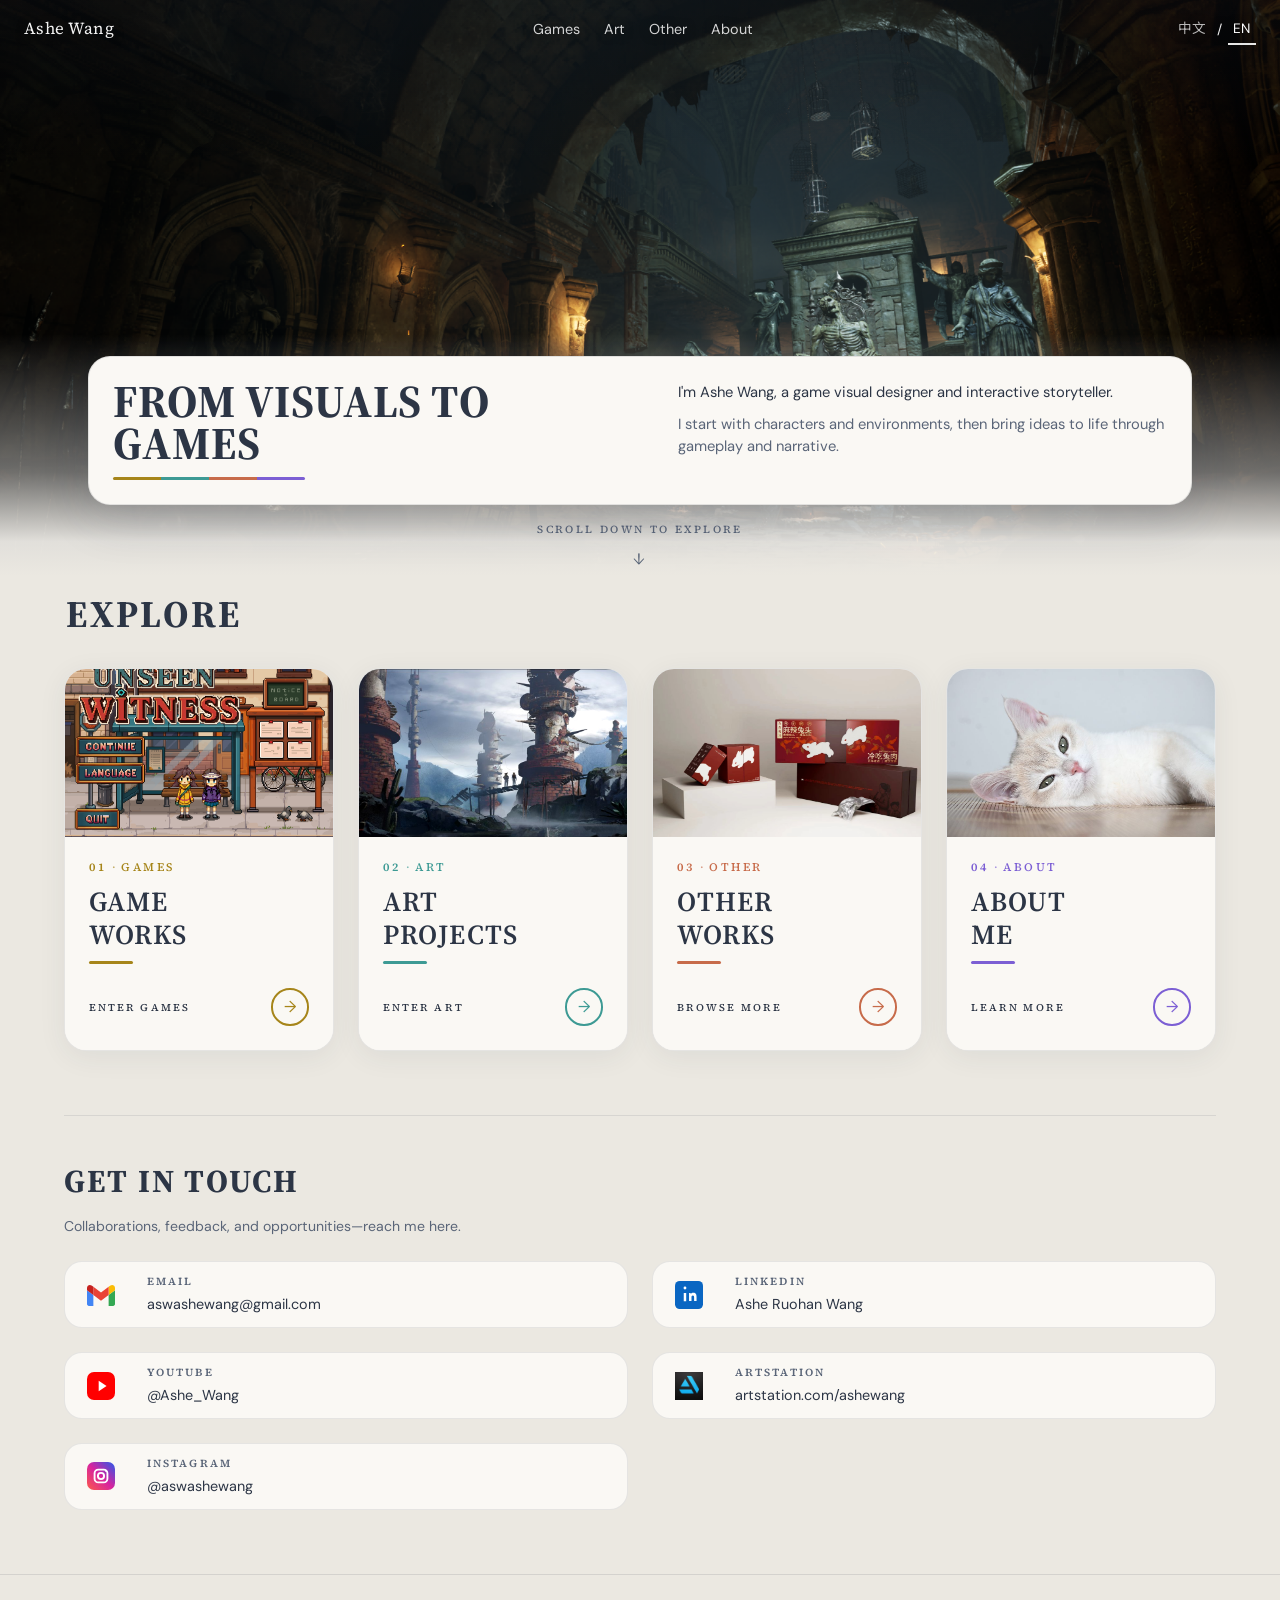
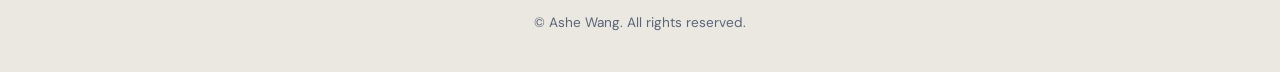
<file: index.html>
<!DOCTYPE html>
<html lang="en">
  <head>
    <meta charset="UTF-8" />
    <meta name="viewport" content="width=device-width, initial-scale=1" />
    <title>Ashe Wang — Portfolio</title>
    <link rel="stylesheet" href="css/tokens.css" />
    <link rel="stylesheet" href="css/layout.css" />
    <link rel="stylesheet" href="css/hub.css" />
  </head>
  <body class="home-page">
    <header class="site-header site-header--over-hero" id="site-header">
      <a class="site-logo" href="index.html" data-i18n="site.name"></a>
      <nav class="site-nav" aria-label="Primary">
        <a href="games/index.html" data-i18n="nav.games"></a>
        <a href="art/index.html" data-i18n="nav.art"></a>
        <a href="other/index.html" data-i18n="nav.other"></a>
        <a href="about.html" data-i18n="nav.about"></a>
      </nav>
      <div class="lang-switch" role="group" aria-label="Language">
        <button type="button" data-set-locale="zh">中文</button>
        <span aria-hidden="true">/</span>
        <button type="button" data-set-locale="en" class="is-active">EN</button>
      </div>
    </header>

    <main class="home-main">
      <section class="home-hero" aria-label="Intro">
        <div class="home-hero__overlay" aria-hidden="true"></div>

        <div class="home-hero__bottom">
          <div class="home-hero__panel">
            <div class="home-hero__intro-grid">
              <div class="home-hero__intro-left">
                <h1 class="home-hero__title">
                  <span class="home-hero__title-line" data-i18n="home.heroLine1"></span>
                  <span class="home-hero__title-line" data-i18n="home.heroLine2"></span>
                  <span class="home-hero__title-line home-hero__title-line--soft" data-i18n="home.heroLine3"></span>
                </h1>
                <p class="home-hero__nick" data-i18n="home.welcomeNick"></p>
              </div>
              <div class="home-hero__intro-right">
                <p data-i18n="home.intro1"></p>
                <p data-i18n="home.intro2"></p>
                <p data-i18n="home.intro3"></p>
              </div>
            </div>
          </div>

          <a class="home-hero__scroll" href="#hub-tiles">
            <span data-i18n="hub.scrollHint"></span>
            <span class="home-hero__scroll-icon" aria-hidden="true">↓</span>
          </a>
        </div>
      </section>

      <section class="home-hub" id="hub-tiles" aria-label="Sections">
        <div class="home-hub__inner">
          <header class="home-hub__head">
            <h2 class="home-hub__section-title" data-i18n="hub.sectionTitle"></h2>
          </header>

          <div class="home-hub__grid">
            <a class="home-tile home-tile--games" href="games/index.html">
              <div class="home-tile__media" aria-hidden="true"></div>
              <div class="home-tile__body">
                <p class="home-tile__index">
                  <span class="home-tile__num">01</span>
                  <span class="home-tile__sep" aria-hidden="true">·</span>
                  <span class="home-tile__label" data-i18n="hub.panels.games.label"></span>
                </p>
                <h3 class="home-tile__title" data-i18n="hub.panels.games.title"></h3>
                <div class="home-tile__foot">
                  <span class="home-tile__cta" data-i18n="hub.panels.games.cta"></span>
                  <span class="home-tile__go" aria-hidden="true">→</span>
                </div>
              </div>
            </a>

            <a class="home-tile home-tile--art" href="art/index.html">
              <div class="home-tile__media" aria-hidden="true"></div>
              <div class="home-tile__body">
                <p class="home-tile__index">
                  <span class="home-tile__num">02</span>
                  <span class="home-tile__sep" aria-hidden="true">·</span>
                  <span class="home-tile__label" data-i18n="hub.panels.art.label"></span>
                </p>
                <h3 class="home-tile__title" data-i18n="hub.panels.art.title"></h3>
                <div class="home-tile__foot">
                  <span class="home-tile__cta" data-i18n="hub.panels.art.cta"></span>
                  <span class="home-tile__go" aria-hidden="true">→</span>
                </div>
              </div>
            </a>

            <a class="home-tile home-tile--other" href="other/index.html">
              <div class="home-tile__media" aria-hidden="true"></div>
              <div class="home-tile__body">
                <p class="home-tile__index">
                  <span class="home-tile__num">03</span>
                  <span class="home-tile__sep" aria-hidden="true">·</span>
                  <span class="home-tile__label" data-i18n="hub.panels.other.label"></span>
                </p>
                <h3 class="home-tile__title" data-i18n="hub.panels.other.title"></h3>
                <div class="home-tile__foot">
                  <span class="home-tile__cta" data-i18n="hub.panels.other.cta"></span>
                  <span class="home-tile__go" aria-hidden="true">→</span>
                </div>
              </div>
            </a>

            <a class="home-tile home-tile--about" href="about.html">
              <div class="home-tile__media" aria-hidden="true"></div>
              <div class="home-tile__body">
                <p class="home-tile__index">
                  <span class="home-tile__num">04</span>
                  <span class="home-tile__sep" aria-hidden="true">·</span>
                  <span class="home-tile__label" data-i18n="hub.panels.about.label"></span>
                </p>
                <h3 class="home-tile__title" data-i18n="hub.panels.about.title"></h3>
                <div class="home-tile__foot">
                  <span class="home-tile__cta" data-i18n="hub.panels.about.cta"></span>
                  <span class="home-tile__go" aria-hidden="true">→</span>
                </div>
              </div>
            </a>
          </div>

          <section class="home-connect" aria-labelledby="home-connect-title">
            <h2 id="home-connect-title" class="home-connect__title" data-i18n="home.connectTitle"></h2>
            <p class="home-connect__intro" data-i18n="home.connectIntro"></p>
            <ul class="home-connect__list">
              <li>
                <a class="home-connect__link" href="mailto:aswashewang@gmail.com">
                  <span class="home-connect__icon home-connect__icon--brand" aria-hidden="true">
                    <svg viewBox="0 49.4 512 399.42" width="28" height="28" aria-hidden="true">
                      <g fill="none" fill-rule="evenodd">
                        <g fill-rule="nonzero">
                          <path
                            fill="#4285F4"
                            d="M34.91 448.818h81.454V251L0 163.727V413.91c0 19.287 15.622 34.91 34.91 34.91z"
                          />
                          <path
                            fill="#34A853"
                            d="M395.636 448.818h81.455c19.287 0 34.909-15.622 34.909-34.909V163.727L395.636 251z"
                          />
                          <path
                            fill="#FBBC04"
                            d="M395.636 99.727V251L512 163.727v-46.545c0-43.142-49.25-67.782-83.782-41.891z"
                          />
                        </g>
                        <path
                          fill="#EA4335"
                          d="M116.364 251V99.727L256 204.455 395.636 99.727V251L256 355.727z"
                        />
                        <path
                          fill="#C5221F"
                          fill-rule="nonzero"
                          d="M0 117.182v46.545L116.364 251V99.727L83.782 75.291C49.25 49.4 0 74.04 0 117.18z"
                        />
                      </g>
                    </svg>
                  </span>
                  <span class="home-connect__meta">
                    <span class="home-connect__label" data-i18n="home.connectEmailLabel"></span>
                    <span class="home-connect__value">aswashewang@gmail.com</span>
                  </span>
                </a>
              </li>
              <li>
                <a
                  class="home-connect__link"
                  href="https://www.linkedin.com/in/ashe-ruohan-wang-0762b2368/"
                  target="_blank"
                  rel="noopener noreferrer"
                >
                  <span class="home-connect__icon home-connect__icon--brand" aria-hidden="true">
                    <svg viewBox="0 0 24 24" width="28" height="28" aria-hidden="true">
                      <rect width="24" height="24" rx="4" fill="#0A66C2" />
                      <path
                        fill="#fff"
                        d="M7.5 10.2v7.05h2.1V10.2H7.5zm1.05-5.4a1.22 1.22 0 110 2.44 1.22 1.22 0 010-2.44zM11.4 10.2h2.01v.96h.03c.28-.54 1.08-1.11 2.22-1.11 2.38 0 2.82 1.57 2.82 3.61v3.54h-2.1v-3.14c0-.75-.01-1.71-1.04-1.71-1.04 0-1.2.81-1.2 1.65v3.2h-2.1V10.2z"
                      />
                    </svg>
                  </span>
                  <span class="home-connect__meta">
                    <span class="home-connect__label" data-i18n="home.connectLinkedInLabel"></span>
                    <span class="home-connect__value">Ashe Ruohan Wang</span>
                  </span>
                </a>
              </li>
              <li>
                <a
                  class="home-connect__link"
                  href="https://www.youtube.com/@Ashe_Wang"
                  target="_blank"
                  rel="noopener noreferrer"
                >
                  <span class="home-connect__icon home-connect__icon--brand" aria-hidden="true">
                    <svg viewBox="0 0 24 24" width="28" height="28" aria-hidden="true">
                      <rect width="24" height="24" rx="6" fill="#FF0000" />
                      <path fill="#fff" d="M10 7.5l6.75 4.5L10 16.5V7.5z" />
                    </svg>
                  </span>
                  <span class="home-connect__meta">
                    <span class="home-connect__label" data-i18n="home.connectYouTubeLabel"></span>
                    <span class="home-connect__value">@Ashe_Wang</span>
                  </span>
                </a>
              </li>
              <li>
                <a
                  class="home-connect__link"
                  href="https://www.artstation.com/ashewang"
                  target="_blank"
                  rel="noopener noreferrer"
                >
                  <span class="home-connect__icon home-connect__icon--brand" aria-hidden="true">
                    <img
                      class="home-connect__brand-img"
                      src="assets/images/icon-artstation.png"
                      width="28"
                      height="28"
                      alt=""
                    />
                  </span>
                  <span class="home-connect__meta">
                    <span class="home-connect__label" data-i18n="home.connectArtStationLabel"></span>
                    <span class="home-connect__value">artstation.com/ashewang</span>
                  </span>
                </a>
              </li>
              <li>
                <a
                  class="home-connect__link"
                  href="https://www.instagram.com/aswashewang/"
                  target="_blank"
                  rel="noopener noreferrer"
                >
                  <span class="home-connect__icon home-connect__icon--brand" aria-hidden="true">
                    <svg viewBox="0 0 24 24" width="28" height="28" aria-hidden="true">
                      <defs>
                        <linearGradient id="ig-grad" x1="0%" y1="100%" x2="100%" y2="0%">
                          <stop offset="0%" stop-color="#FD5949" />
                          <stop offset="50%" stop-color="#D6249F" />
                          <stop offset="100%" stop-color="#285AEB" />
                        </linearGradient>
                      </defs>
                      <rect width="24" height="24" rx="6" fill="url(#ig-grad)" />
                      <rect x="6.5" y="6.5" width="11" height="11" rx="3.2" fill="none" stroke="#fff" stroke-width="1.6" />
                      <circle cx="12" cy="12" r="2.65" fill="none" stroke="#fff" stroke-width="1.6" />
                      <circle cx="16.35" cy="7.65" r="0.85" fill="#fff" />
                    </svg>
                  </span>
                  <span class="home-connect__meta">
                    <span class="home-connect__label" data-i18n="home.connectInstagramLabel"></span>
                    <span class="home-connect__value">@aswashewang</span>
                  </span>
                </a>
              </li>
            </ul>
          </section>
        </div>
      </section>
    </main>

    <footer class="site-footer site-footer--home">
      <p data-i18n="footer.copyright"></p>
    </footer>

    <script src="js/i18n.js" data-base="./"></script>
    <script src="js/nav.js"></script>
  </body>
</html>
</file>
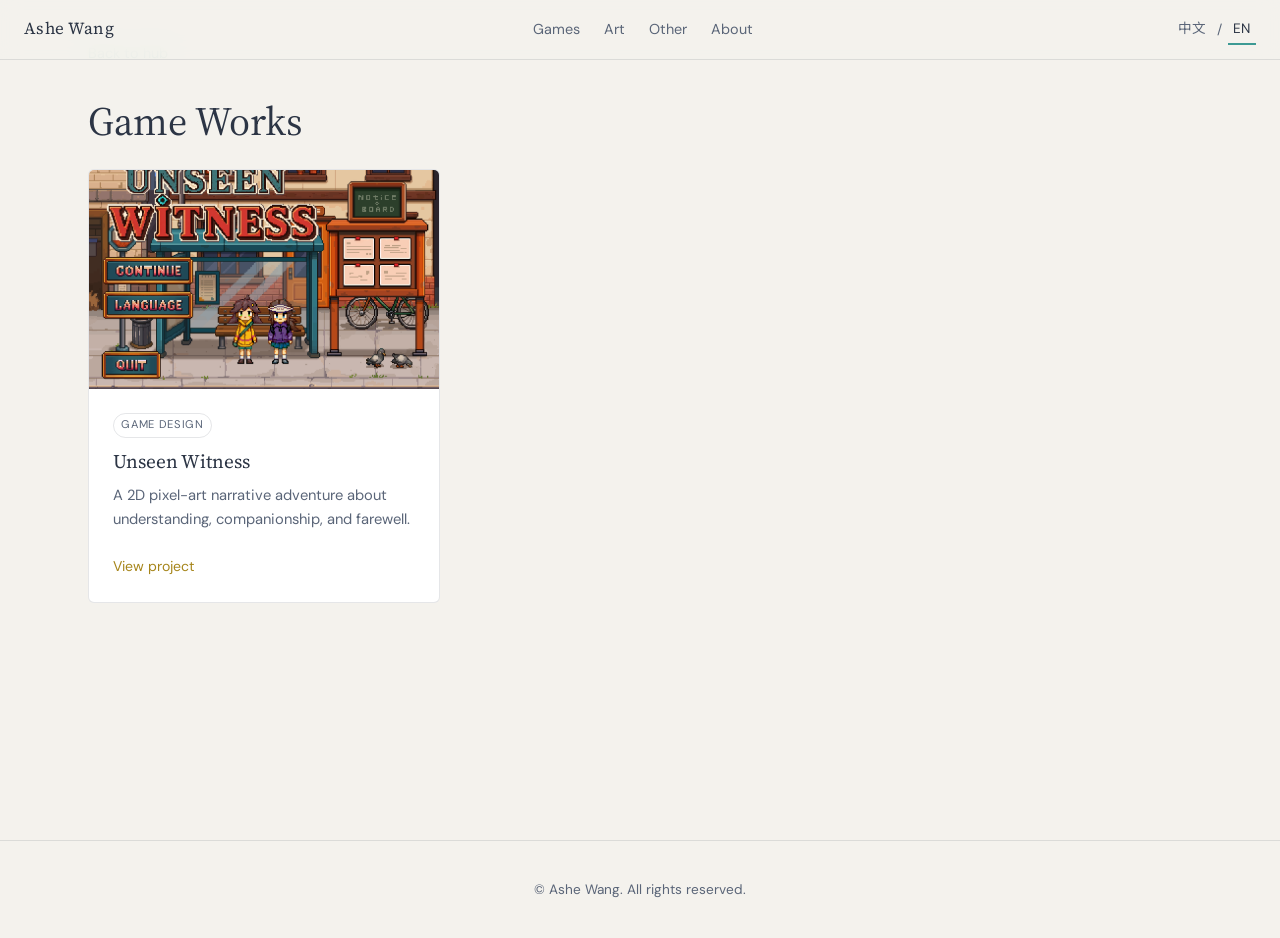
<file: games/index.html>
<!DOCTYPE html>
<html lang="en">
  <head>
    <meta charset="UTF-8" />
    <meta name="viewport" content="width=device-width, initial-scale=1" />
    <title>Games — Ashe Wang</title>
    <link rel="stylesheet" href="../css/tokens.css" />
    <link rel="stylesheet" href="../css/layout.css" />
  </head>
  <body>
    <header class="site-header">
      <a class="site-logo" href="../index.html" data-i18n="site.name"></a>
      <nav class="site-nav" aria-label="Primary">
        <a href="/games/index.html" data-i18n="nav.games"></a>
        <a href="../art/index.html" data-i18n="nav.art"></a>
        <a href="../other/index.html" data-i18n="nav.other"></a>
        <a href="../about.html" data-i18n="nav.about"></a>
      </nav>
      <div class="lang-switch" role="group" aria-label="Language">
        <button type="button" data-set-locale="zh">中文</button>
        <span aria-hidden="true">/</span>
        <button type="button" data-set-locale="en" class="is-active">EN</button>
      </div>
    </header>

    <main class="page-main page-main--inner page-main--games">
      <a class="back-link" href="../index.html" data-i18n="footer.backToHub"></a>
      <h1 class="page-title" data-i18n="games.pageTitle"></h1>

      <div class="card-grid">
        <a class="project-card" href="/games/unseen-witness.html">
          <div class="project-card__media">
            <img
              src="../assets/images/unseen-witness-cover.png"
              alt=""
              data-i18n-attr="alt:projects.unseenWitness.title"
            />
          </div>
          <div class="project-card__body">
            <div class="project-card__tags">
              <span class="tag" data-i18n="tags.gameDesign"></span>
            </div>
            <h2 data-i18n="projects.unseenWitness.title"></h2>
            <p data-i18n="projects.unseenWitness.summary"></p>
            <span class="project-card__link" data-i18n="common.viewProject"></span>
          </div>
        </a>
      </div>
    </main>

    <footer class="site-footer">
      <p data-i18n="footer.copyright"></p>
    </footer>

    <script src="../js/i18n.js" data-base="../"></script>
    <script src="../js/nav.js"></script>
  </body>
</html>
</file>
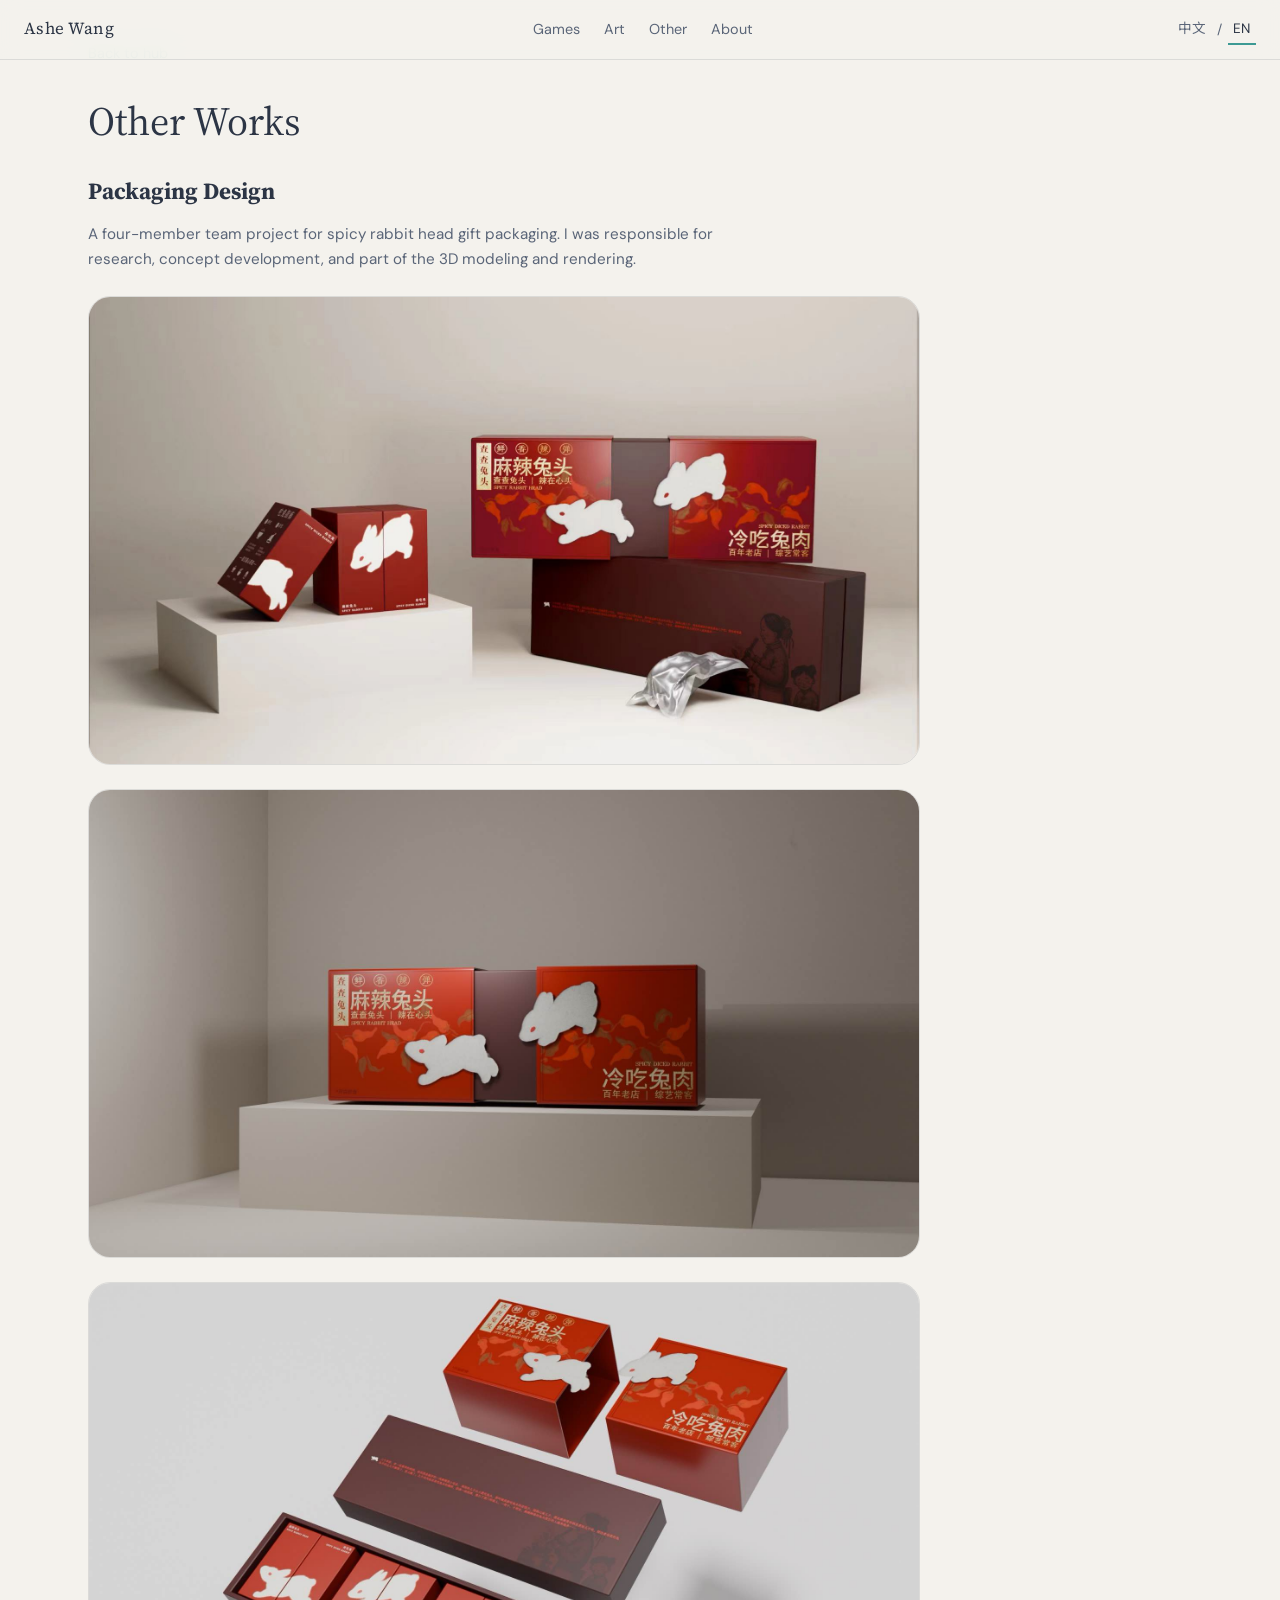
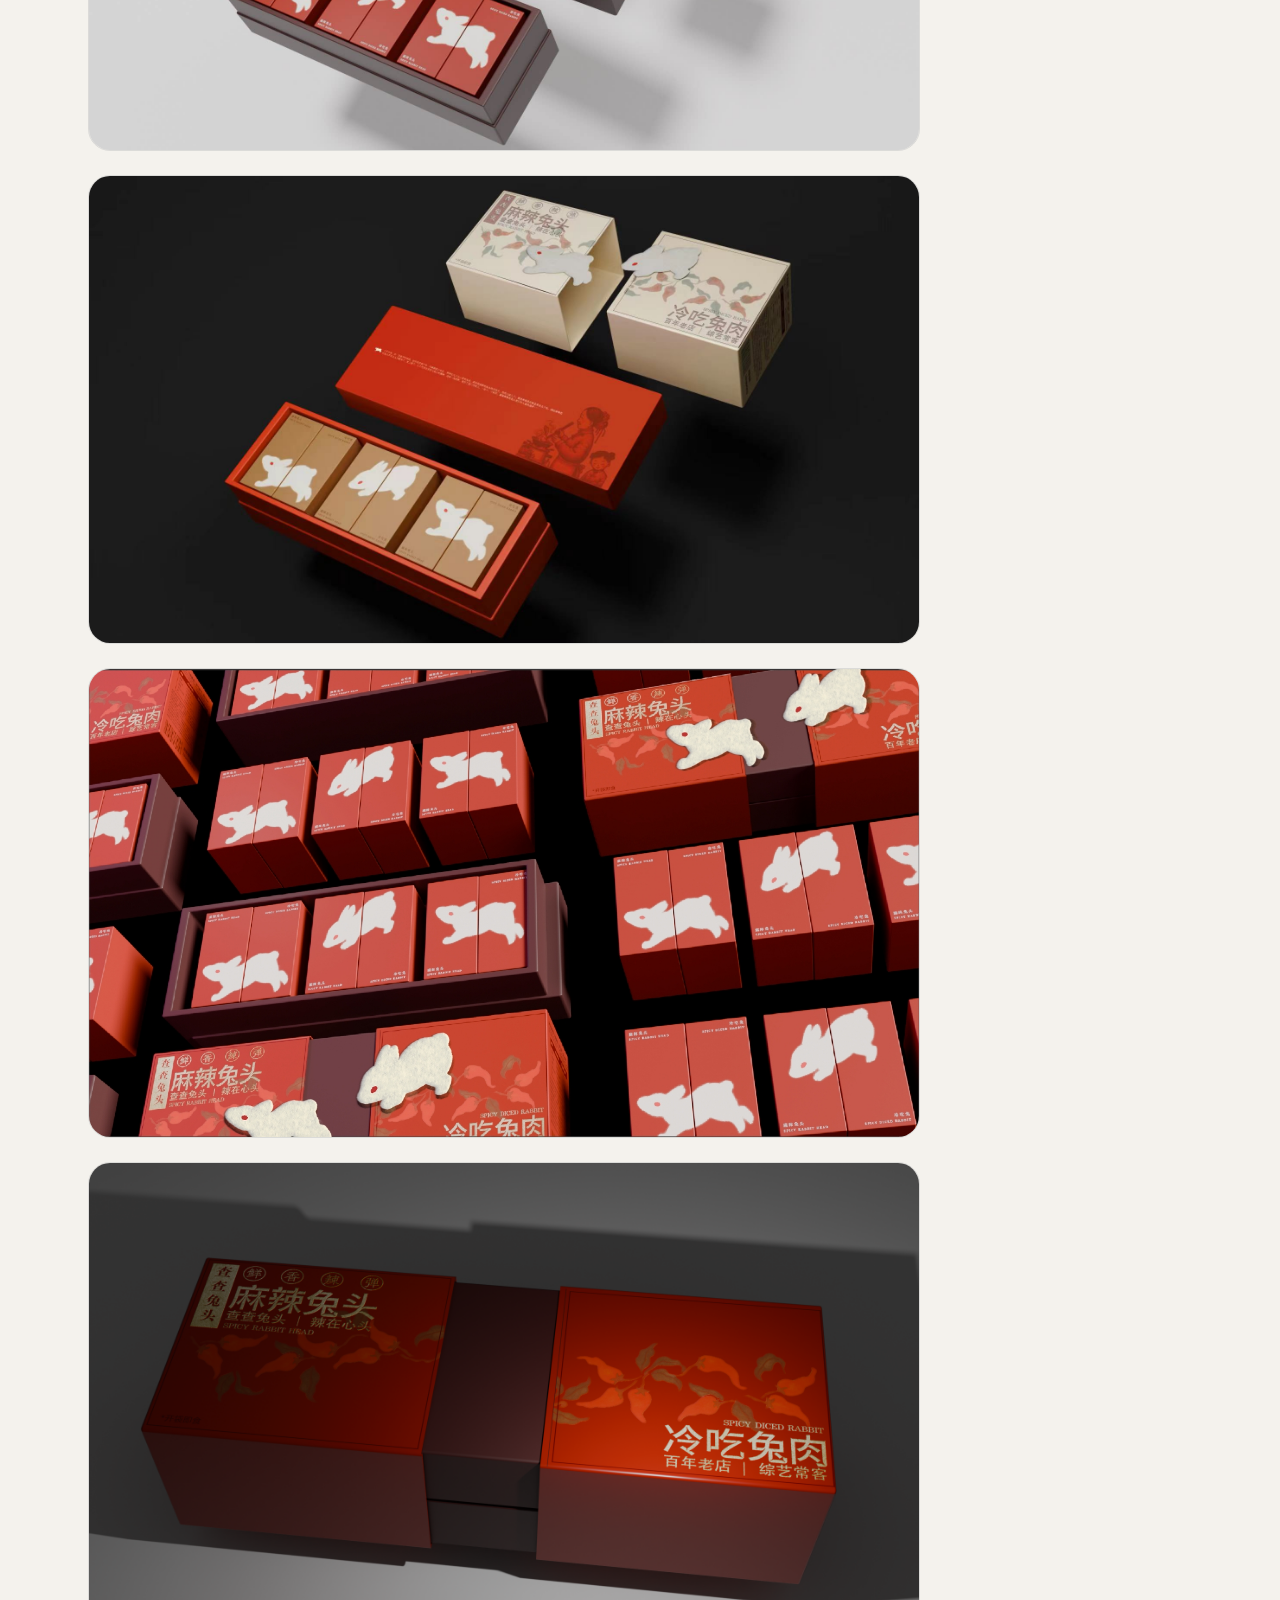
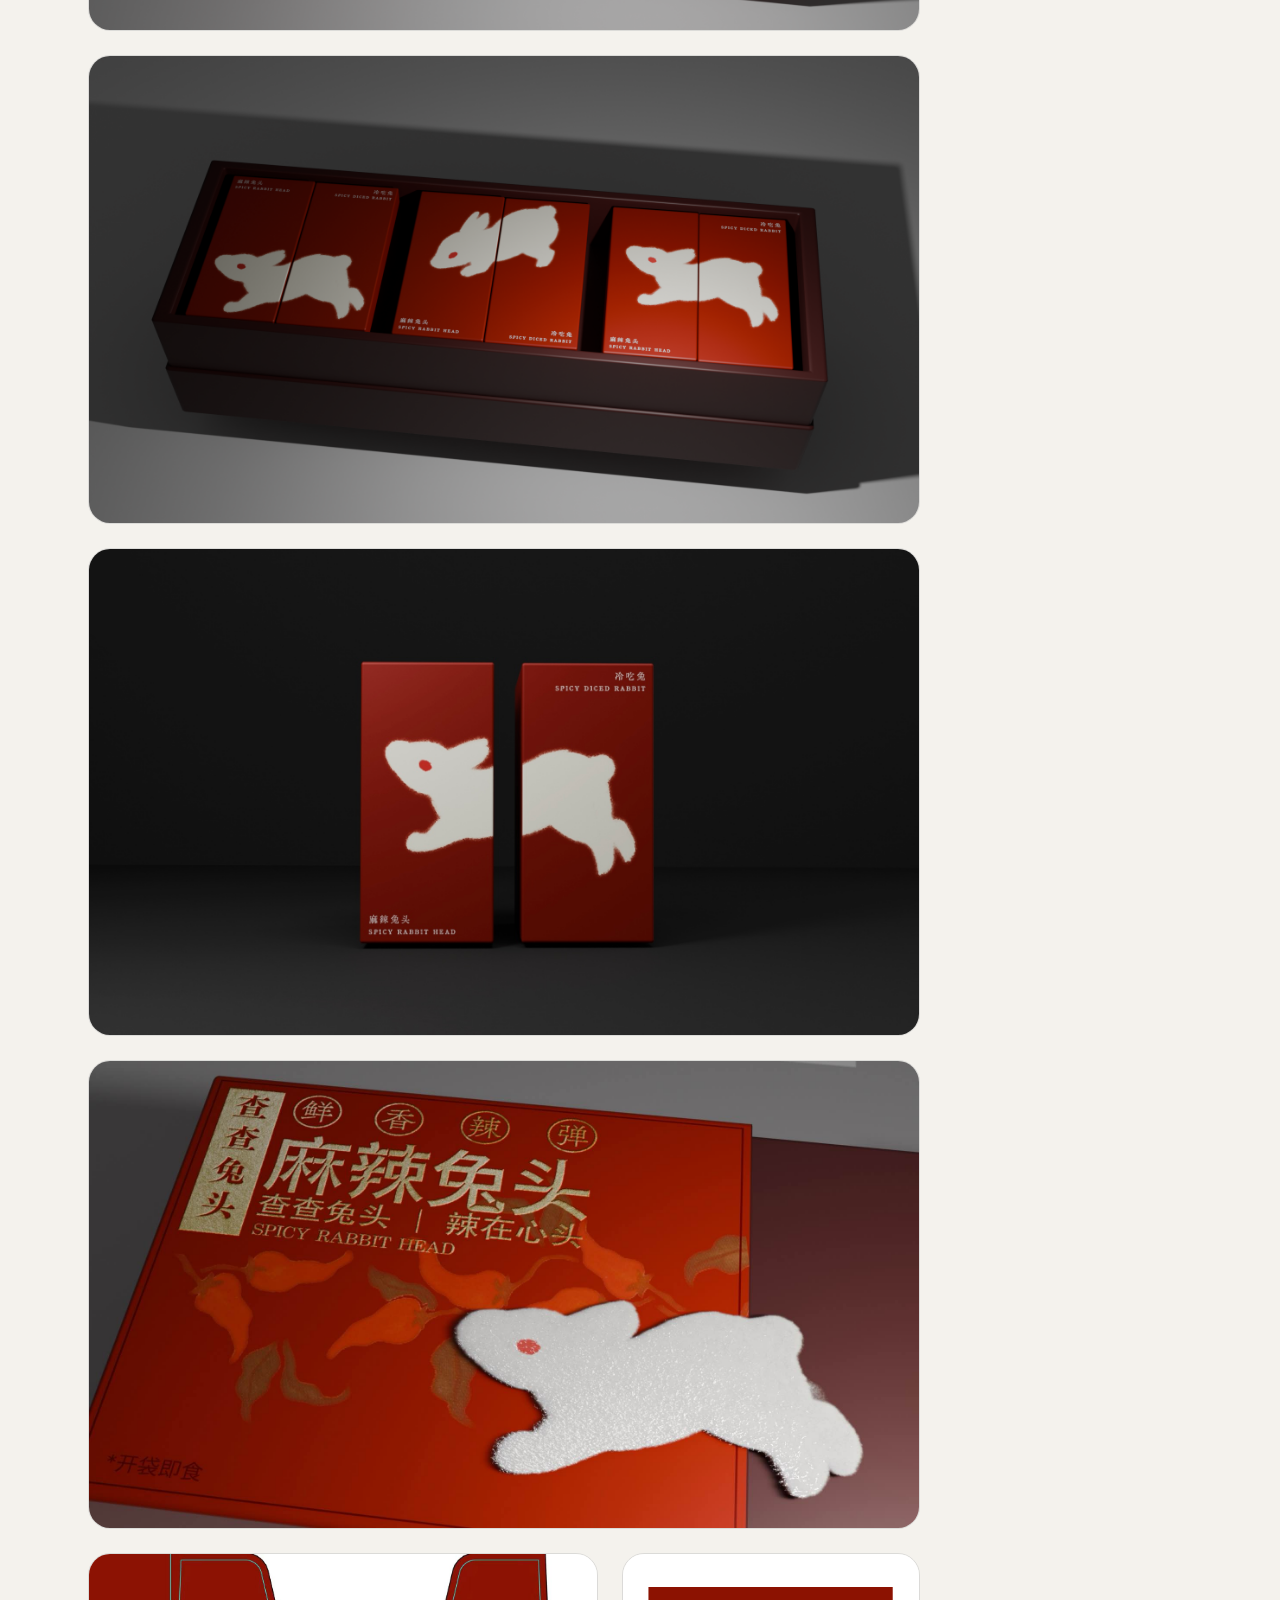
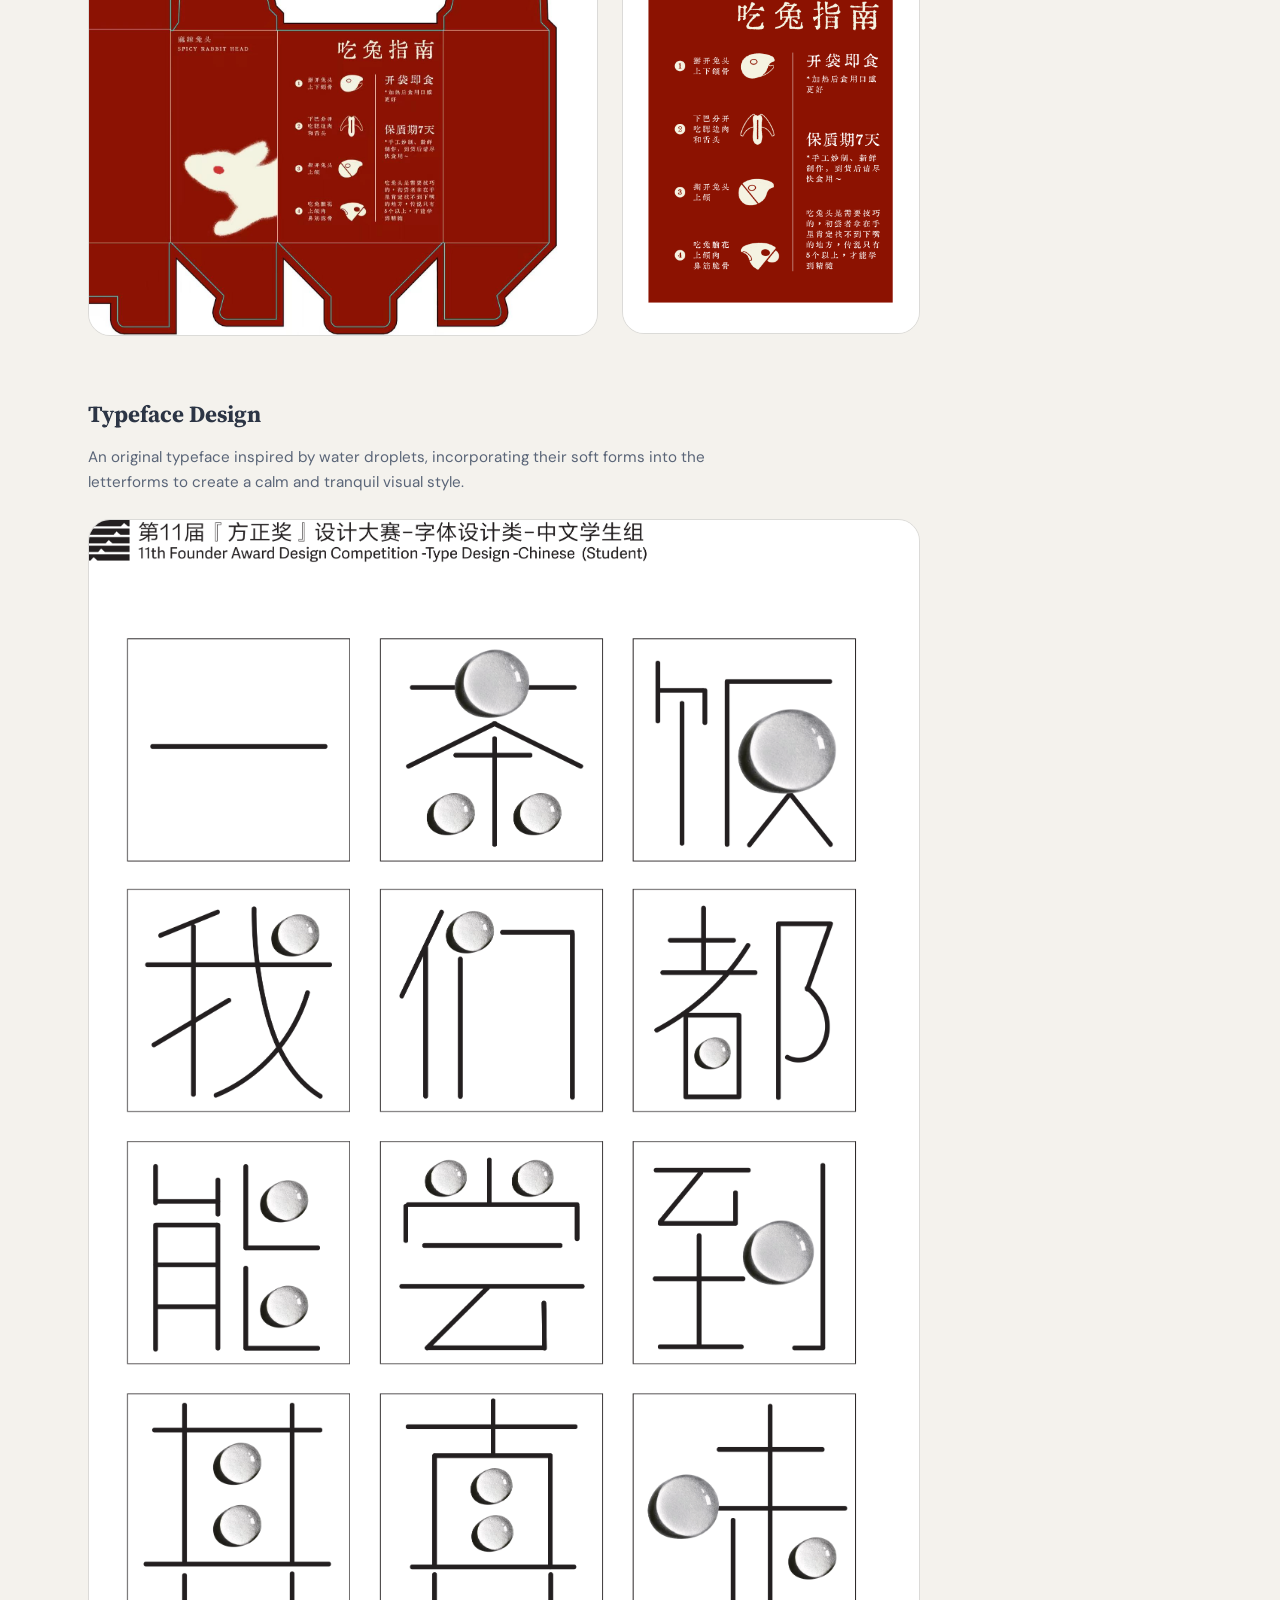
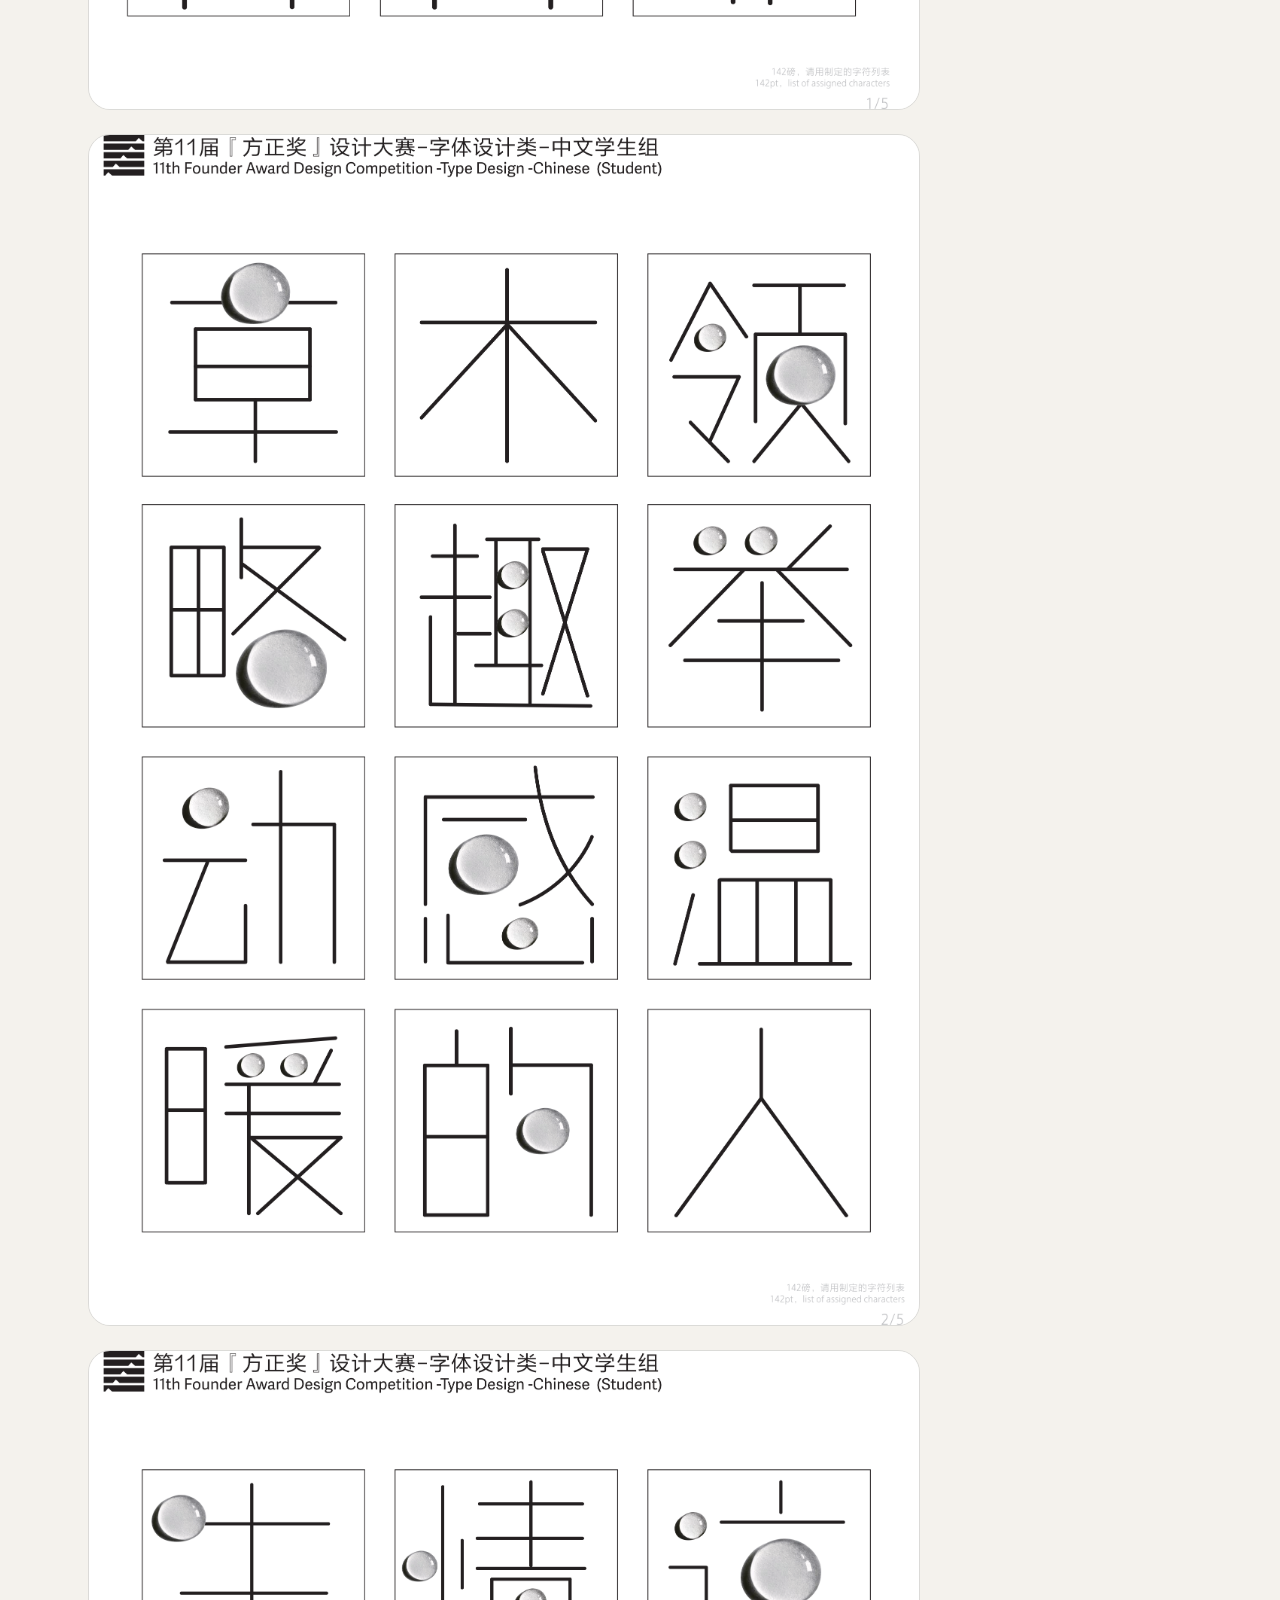
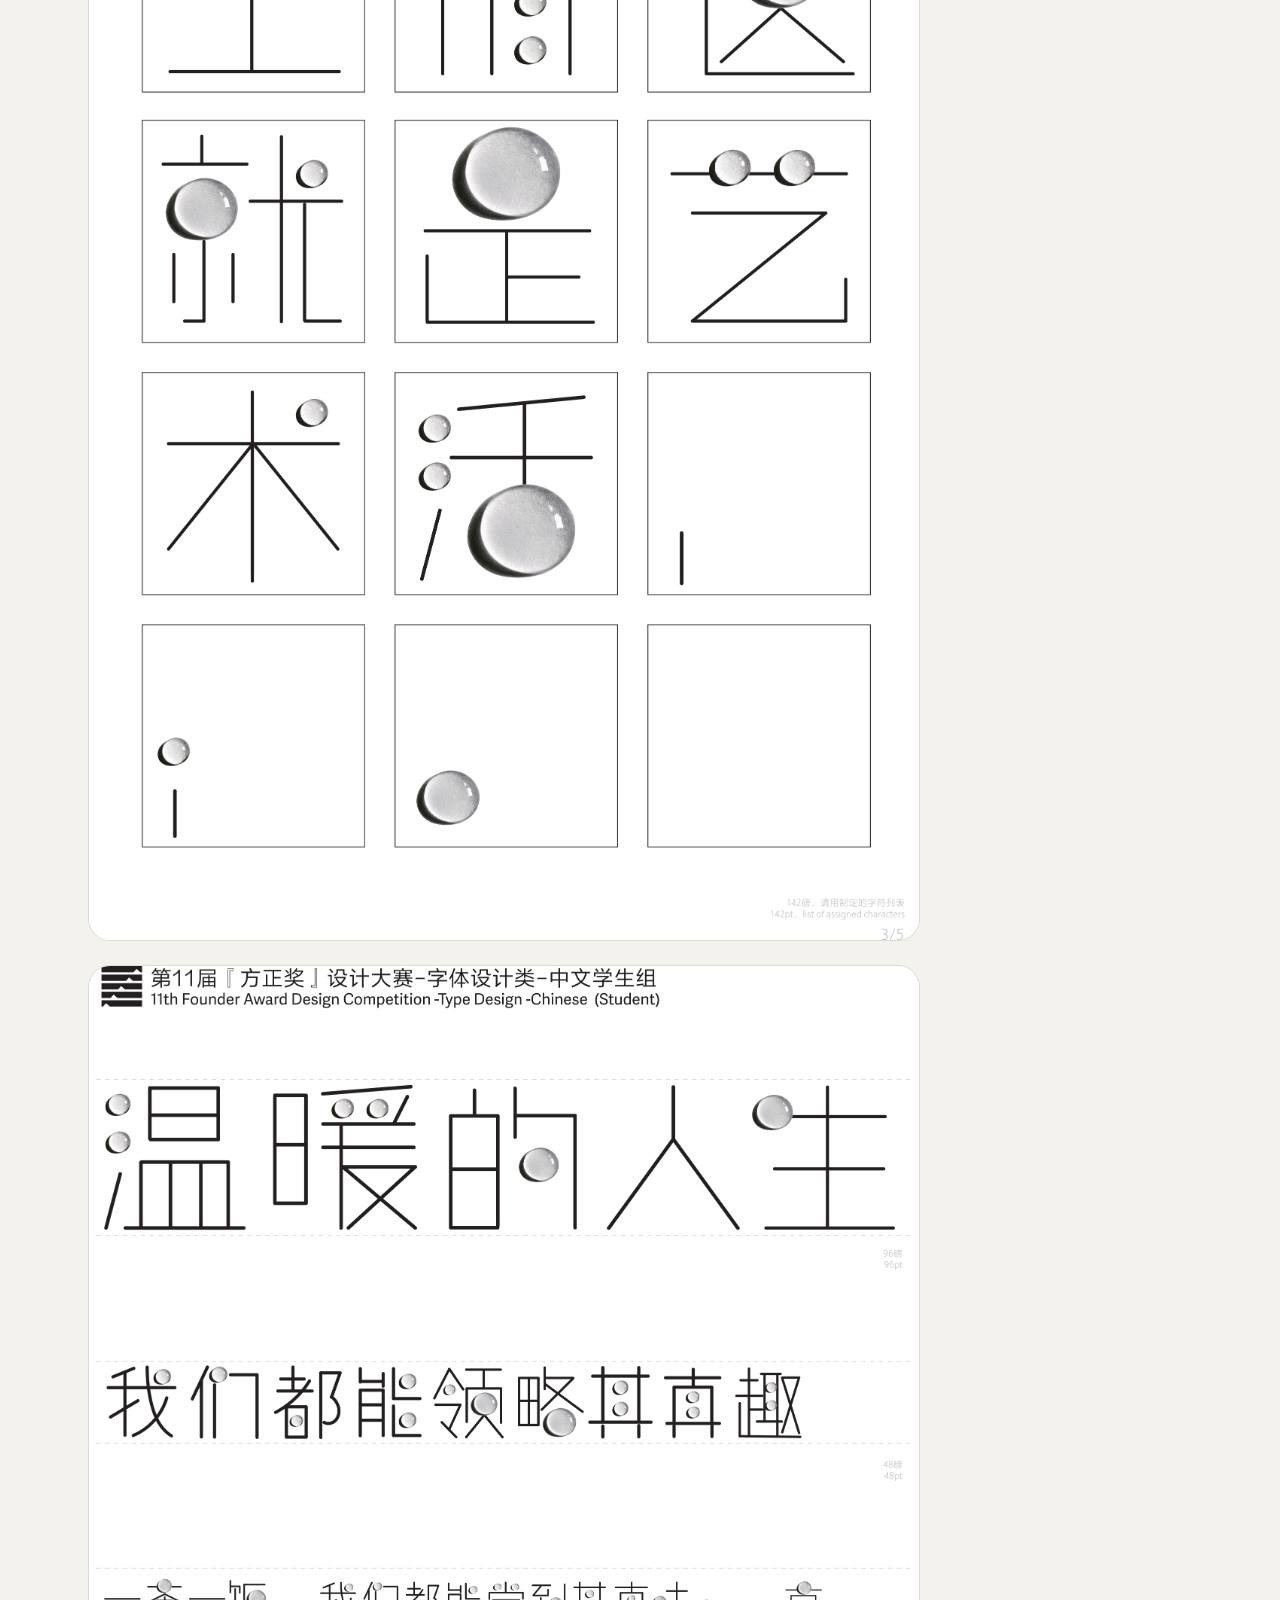
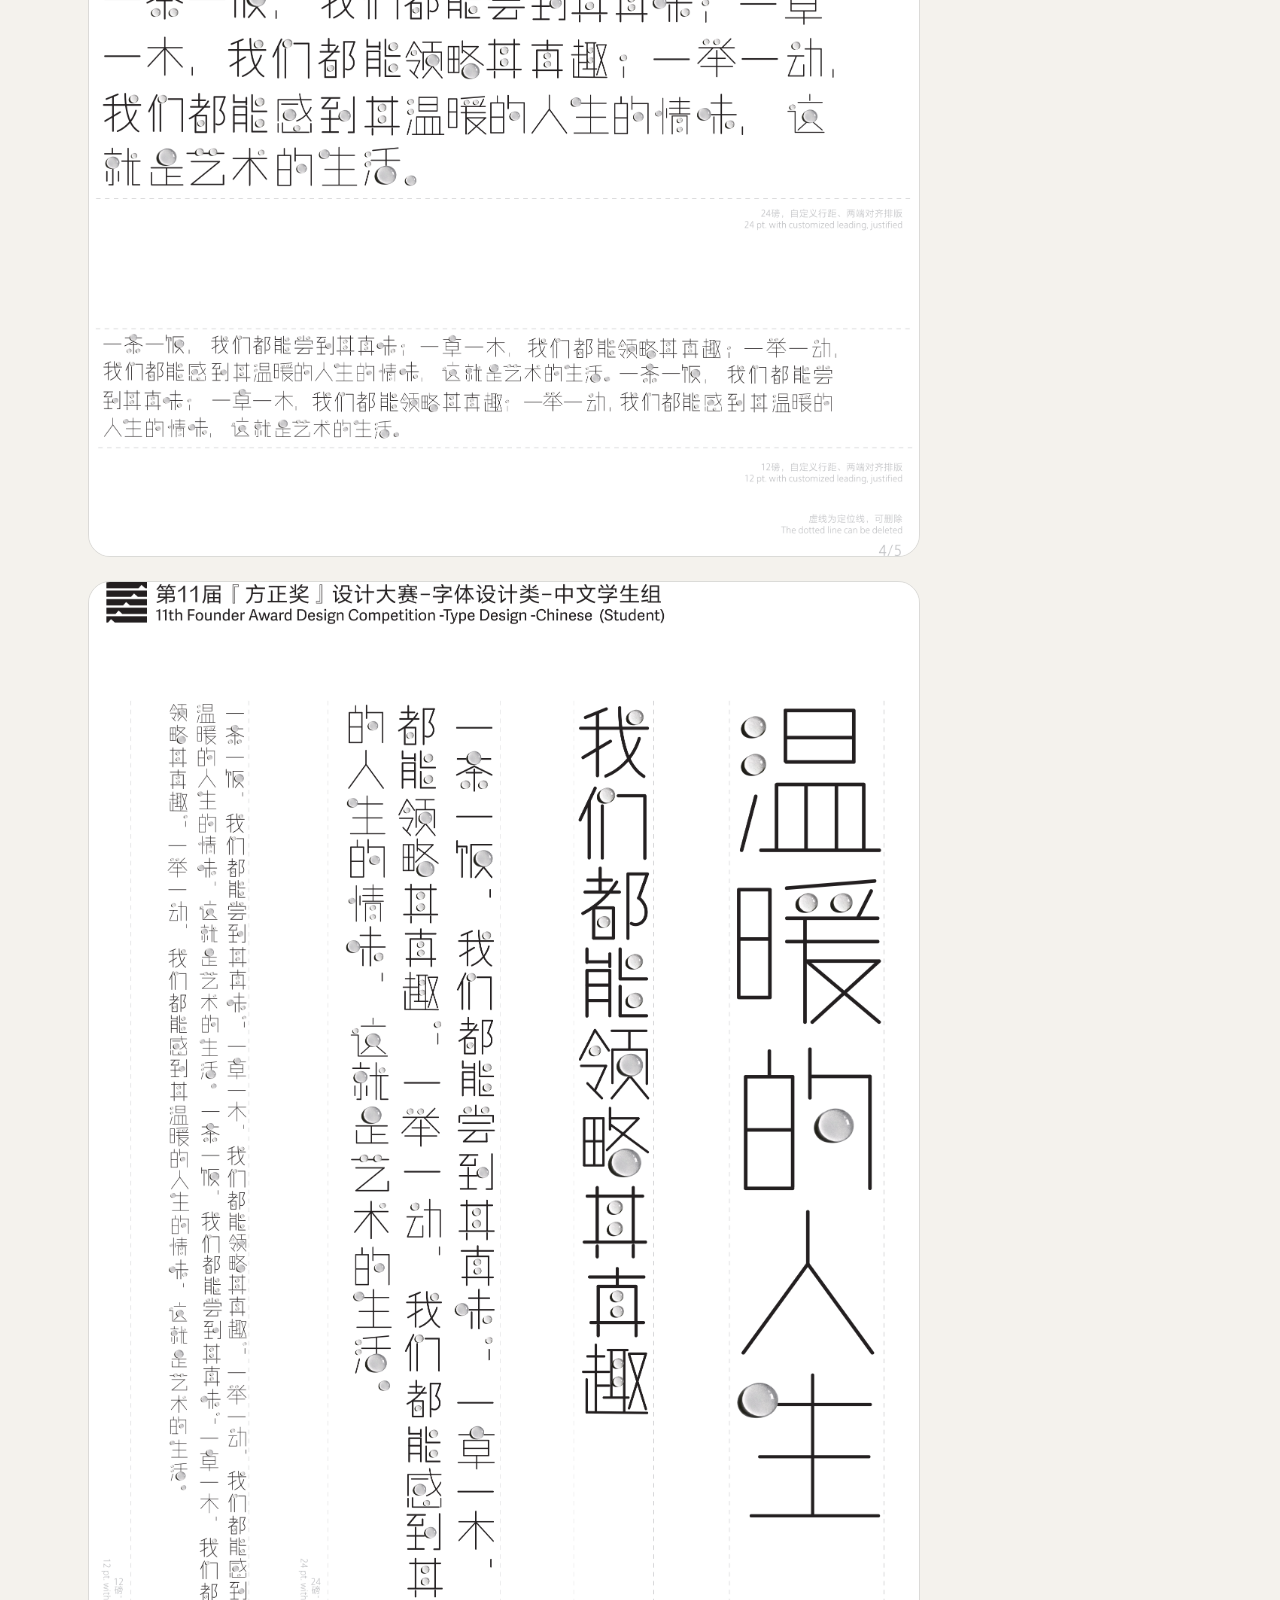
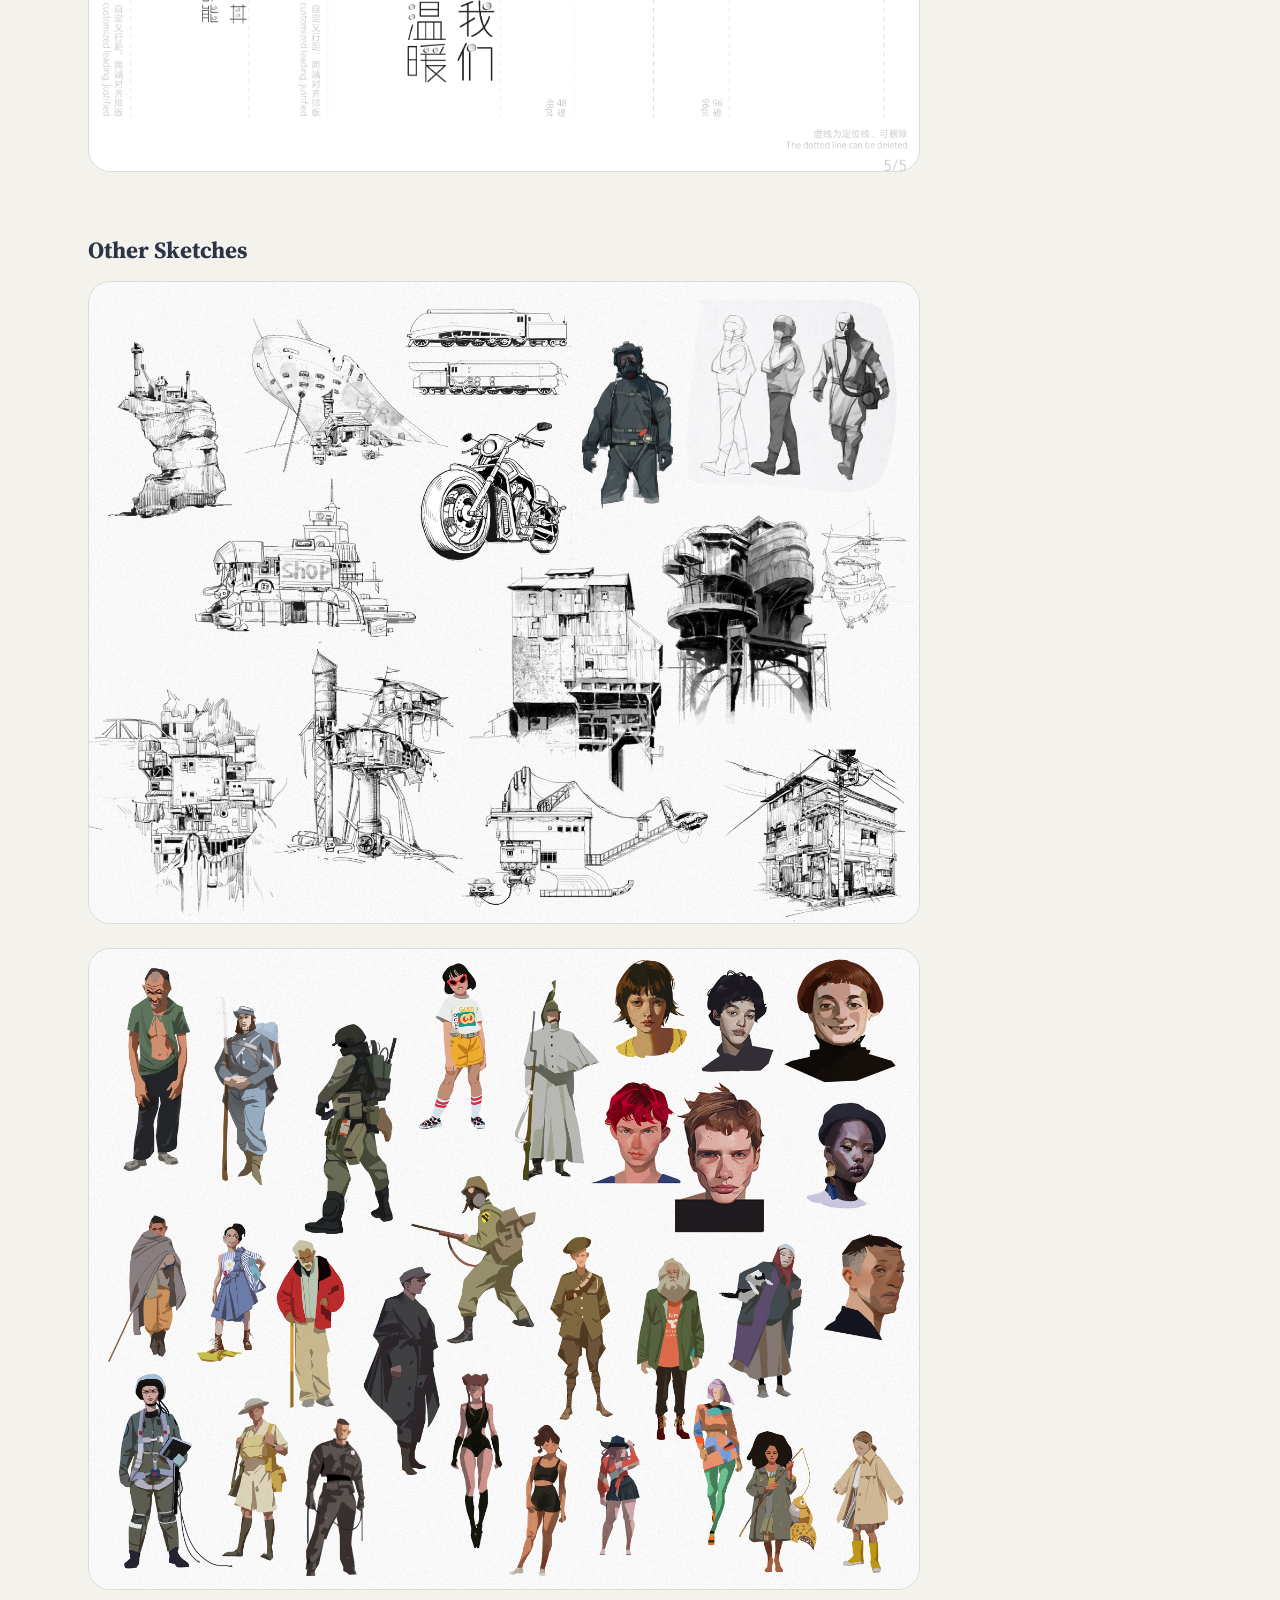
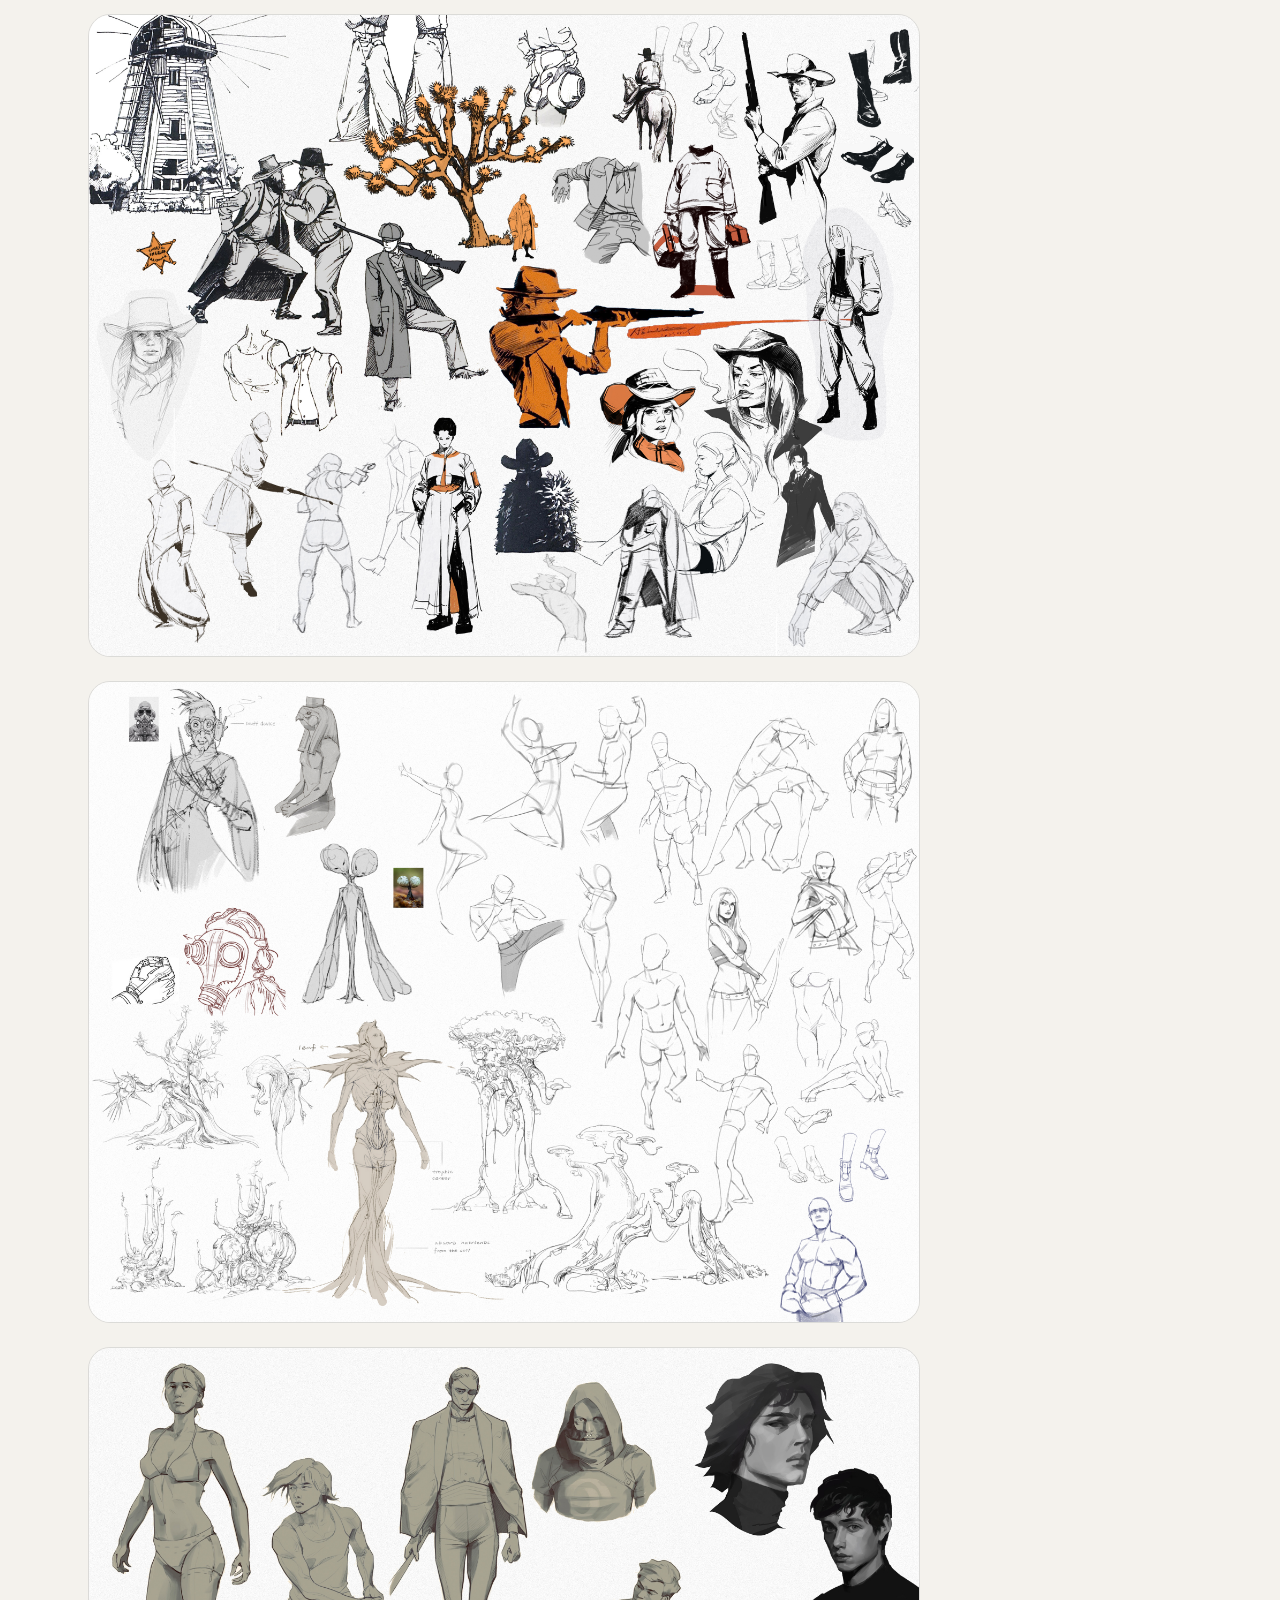
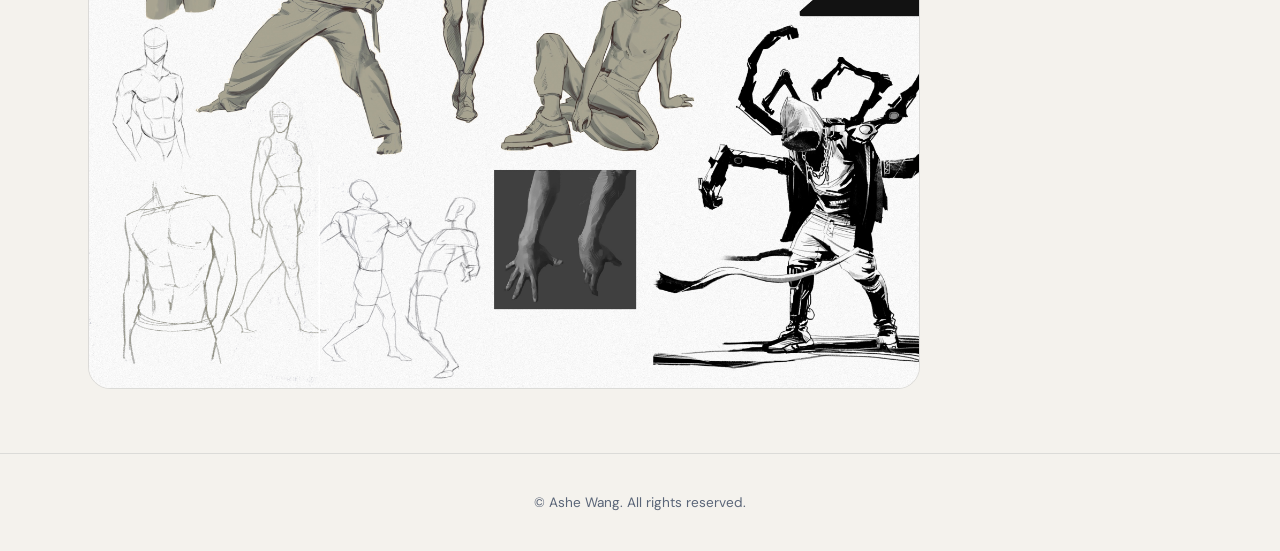
<file: other/index.html>
<!DOCTYPE html>
<html lang="en">
  <head>
    <meta charset="UTF-8" />
    <meta name="viewport" content="width=device-width, initial-scale=1" />
    <title>Other Works — Ashe Wang</title>
    <link rel="stylesheet" href="../css/tokens.css" />
    <link rel="stylesheet" href="../css/layout.css" />
  </head>
  <body>
    <header class="site-header">
      <a class="site-logo" href="../index.html" data-i18n="site.name"></a>
      <nav class="site-nav" aria-label="Primary">
        <a href="../games/index.html" data-i18n="nav.games"></a>
        <a href="../art/index.html" data-i18n="nav.art"></a>
        <a href="/other/index.html" data-i18n="nav.other"></a>
        <a href="../about.html" data-i18n="nav.about"></a>
      </nav>
      <div class="lang-switch" role="group" aria-label="Language">
        <button type="button" data-set-locale="zh">中文</button>
        <span aria-hidden="true">/</span>
        <button type="button" data-set-locale="en" class="is-active">EN</button>
      </div>
    </header>

    <main class="page-main page-main--inner page-main--other">
      <a class="back-link" href="../index.html" data-i18n="footer.backToHub"></a>
      <h1 class="page-title" data-i18n="other.pageTitle"></h1>

      <div class="other-works">
        <section class="other-work">
          <h2 class="other-work__title" data-i18n="other.packaging.title"></h2>
          <p class="other-work__body" data-i18n="other.packaging.body"></p>
          <div class="other-work__gallery">
            <figure class="other-work__media">
              <img src="../assets/images/other/packaging/1.jpg" alt="" loading="lazy" decoding="async" />
            </figure>
            <figure class="other-work__media">
              <img src="../assets/images/other/packaging/2.jpg" alt="" loading="lazy" decoding="async" />
            </figure>
            <figure class="other-work__media">
              <img src="../assets/images/other/packaging/3.jpg" alt="" loading="lazy" decoding="async" />
            </figure>
            <figure class="other-work__media">
              <img src="../assets/images/other/packaging/4.jpg" alt="" loading="lazy" decoding="async" />
            </figure>
            <figure class="other-work__media">
              <img src="../assets/images/other/packaging/5.jpg" alt="" loading="lazy" decoding="async" />
            </figure>
            <figure class="other-work__media">
              <img src="../assets/images/other/packaging/6.png" alt="" loading="lazy" decoding="async" />
            </figure>
            <figure class="other-work__media">
              <img src="../assets/images/other/packaging/7.png" alt="" loading="lazy" decoding="async" />
            </figure>
            <figure class="other-work__media">
              <img src="../assets/images/other/packaging/8.jpg" alt="" loading="lazy" decoding="async" />
            </figure>
            <figure class="other-work__media">
              <img src="../assets/images/other/packaging/9.jpg" alt="" loading="lazy" decoding="async" />
            </figure>
            <div class="other-work__media-row">
              <figure class="other-work__media">
                <img src="../assets/images/other/packaging/10.jpg" alt="" loading="lazy" decoding="async" />
              </figure>
              <figure class="other-work__media">
                <img src="../assets/images/other/packaging/11.png" alt="" loading="lazy" decoding="async" />
              </figure>
            </div>
          </div>
        </section>
        <section class="other-work">
          <h2 class="other-work__title" data-i18n="other.typeface.title"></h2>
          <p class="other-work__body" data-i18n="other.typeface.body"></p>
          <div class="other-work__gallery">
            <figure class="other-work__media">
              <img src="../assets/images/other/typeface/1.png" alt="" loading="lazy" decoding="async" />
            </figure>
            <figure class="other-work__media">
              <img src="../assets/images/other/typeface/2.png" alt="" loading="lazy" decoding="async" />
            </figure>
            <figure class="other-work__media">
              <img src="../assets/images/other/typeface/3.png" alt="" loading="lazy" decoding="async" />
            </figure>
            <figure class="other-work__media">
              <img src="../assets/images/other/typeface/4.png" alt="" loading="lazy" decoding="async" />
            </figure>
            <figure class="other-work__media">
              <img src="../assets/images/other/typeface/5.png" alt="" loading="lazy" decoding="async" />
            </figure>
          </div>
        </section>
        <section class="other-work">
          <h2 class="other-work__title" data-i18n="projects.dustGod.otherSketches"></h2>
          <div class="other-work__gallery">
            <figure class="other-work__media">
              <img src="../assets/images/dust-of-the-god/sketchbook1.jpg" alt="" loading="lazy" decoding="async" />
            </figure>
            <figure class="other-work__media">
              <img src="../assets/images/dust-of-the-god/sketchbook2.jpg" alt="" loading="lazy" decoding="async" />
            </figure>
            <figure class="other-work__media">
              <img src="../assets/images/dust-of-the-god/sketchbook3.jpg" alt="" loading="lazy" decoding="async" />
            </figure>
            <figure class="other-work__media">
              <img src="../assets/images/dust-of-the-god/sketchbook4.jpg" alt="" loading="lazy" decoding="async" />
            </figure>
            <figure class="other-work__media">
              <img src="../assets/images/dust-of-the-god/sketchbook5.jpg" alt="" loading="lazy" decoding="async" />
            </figure>
          </div>
        </section>
      </div>
    </main>

    <footer class="site-footer">
      <p data-i18n="footer.copyright"></p>
    </footer>

    <script src="../js/i18n.js" data-base="../"></script>
    <script src="../js/nav.js"></script>
    <script src="../js/media-lightbox.js"></script>
  </body>
</html>
</file>
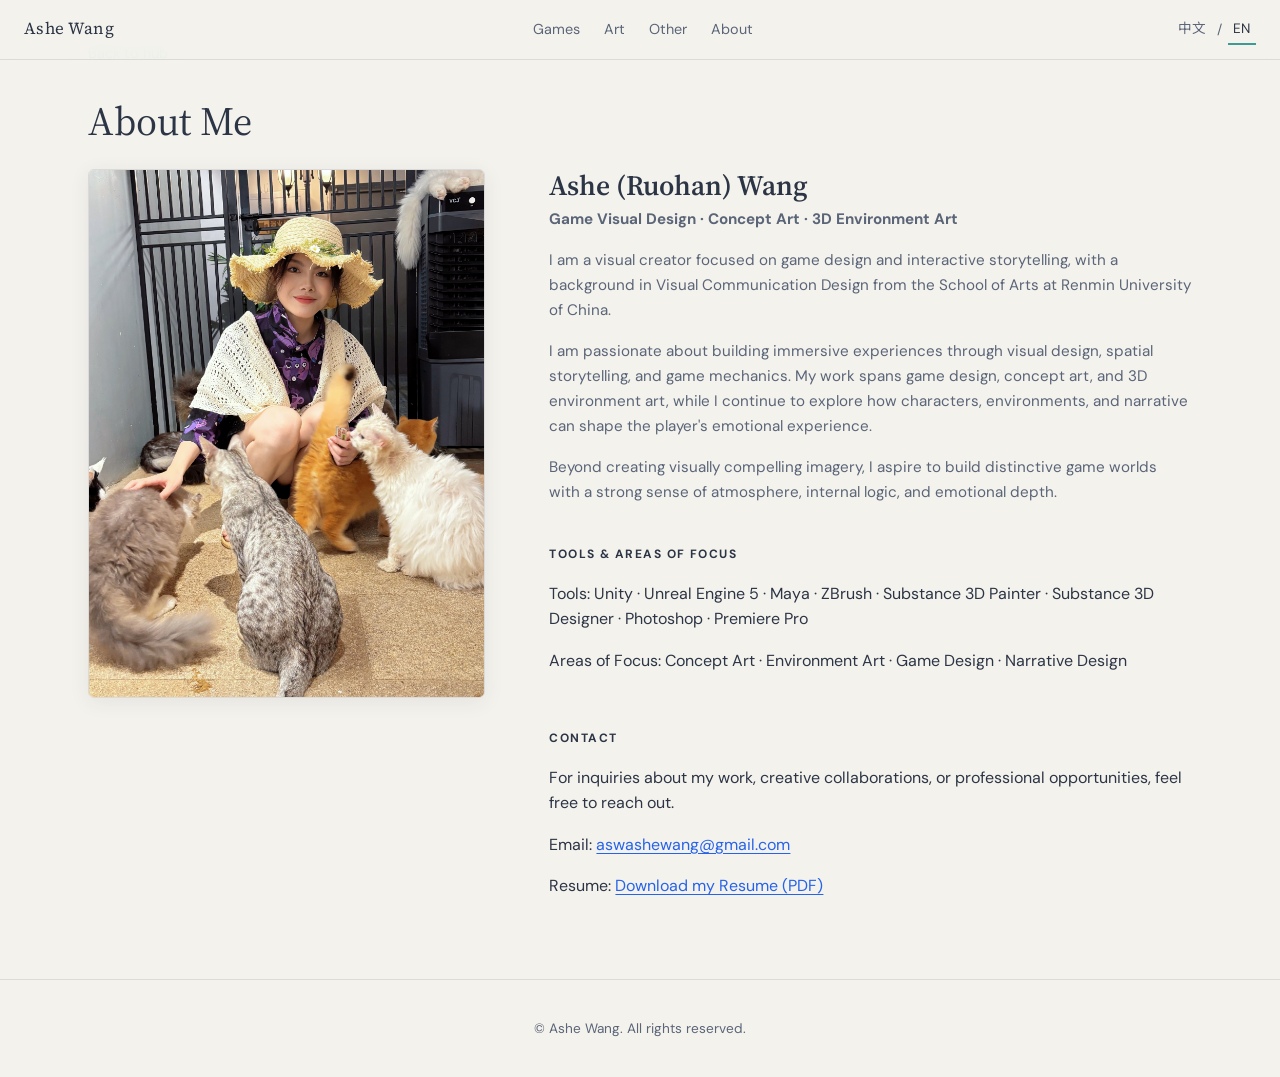
<file: about.html>
<!DOCTYPE html>
<html lang="en">
  <head>
    <meta charset="UTF-8" />
    <meta name="viewport" content="width=device-width, initial-scale=1" />
    <title>About — Ashe Wang</title>
    <link rel="stylesheet" href="css/tokens.css" />
    <link rel="stylesheet" href="css/layout.css" />
  </head>
  <body>
    <header class="site-header">
      <a class="site-logo" href="index.html" data-i18n="site.name"></a>
      <nav class="site-nav" aria-label="Primary">
        <a href="games/index.html" data-i18n="nav.games"></a>
        <a href="art/index.html" data-i18n="nav.art"></a>
        <a href="other/index.html" data-i18n="nav.other"></a>
        <a href="about.html" data-i18n="nav.about"></a>
      </nav>
      <div class="lang-switch" role="group" aria-label="Language">
        <button type="button" data-set-locale="zh">中文</button>
        <span aria-hidden="true">/</span>
        <button type="button" data-set-locale="en" class="is-active">EN</button>
      </div>
    </header>

    <main class="page-main page-main--inner">
      <a class="back-link" href="index.html" data-i18n="footer.backToHub"></a>
      <h1 class="page-title" data-i18n="about.pageTitle"></h1>

      <div class="about-layout">
        <figure class="about-photo">
          <img
            src="assets/images/about-photo.jpg"
            alt=""
            data-i18n-attr="alt:about.photoAlt"
          />
        </figure>
        <div class="about-content">
          <div class="about-content__intro">
            <h2 class="about-name" data-i18n="about.heading"></h2>
            <p class="about-role" data-i18n="about.role"></p>
            <p data-i18n="about.bio1"></p>
            <p data-i18n="about.bio2"></p>
            <p data-i18n="about.bio3"></p>
          </div>
          <div class="detail-section">
            <h2 data-i18n="about.skillsTitle"></h2>
            <p data-i18n="about.toolsLine"></p>
            <p data-i18n="about.focusLine"></p>
          </div>
          <div class="detail-section">
            <h2 data-i18n="about.contactTitle"></h2>
            <p data-i18n="about.contactIntro"></p>
            <p>
              <span data-i18n="about.emailLabel"></span>:
              <a href="mailto:aswashewang@gmail.com" data-i18n="about.email"></a>
            </p>
            <p>
              <span data-i18n="about.resumeLabel"></span>:
              <a href="assets/files/resume.pdf" data-i18n="about.resumeLink"></a>
            </p>
          </div>
        </div>
      </div>
    </main>

    <footer class="site-footer">
      <p data-i18n="footer.copyright"></p>
    </footer>

    <script src="js/i18n.js" data-base="./"></script>
    <script src="js/nav.js"></script>
  </body>
</html>
</file>
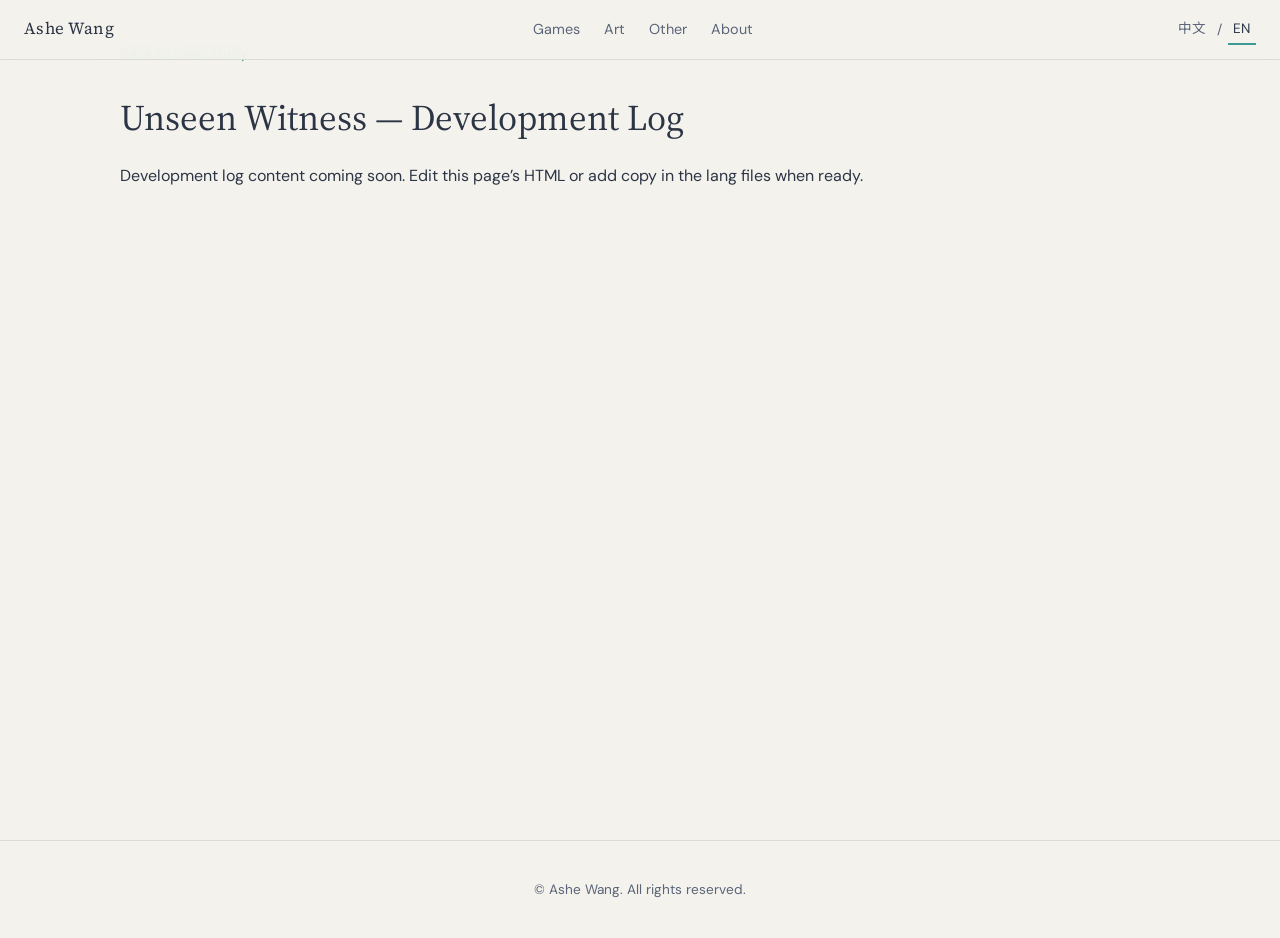
<file: games/unseen-witness-dev-log.html>
<!DOCTYPE html>
<html lang="en">
  <head>
    <meta charset="UTF-8" />
    <meta name="viewport" content="width=device-width, initial-scale=1" />
    <title>Unseen Witness — Development Log — Ashe Wang</title>
    <link rel="stylesheet" href="../css/tokens.css" />
    <link rel="stylesheet" href="../css/layout.css" />
    <link rel="stylesheet" href="../css/case-study.css" />
  </head>
  <body class="case-study-unseen-witness">
    <header class="site-header">
      <a class="site-logo" href="../index.html" data-i18n="site.name"></a>
      <nav class="site-nav" aria-label="Primary">
        <a href="/games/index.html" data-i18n="nav.games"></a>
        <a href="../art/index.html" data-i18n="nav.art"></a>
        <a href="../other/index.html" data-i18n="nav.other"></a>
        <a href="../about.html" data-i18n="nav.about"></a>
      </nav>
      <div class="lang-switch" role="group" aria-label="Language">
        <button type="button" data-set-locale="zh">中文</button>
        <span aria-hidden="true">/</span>
        <button type="button" data-set-locale="en" class="is-active">EN</button>
      </div>
    </header>

    <main class="page-main page-main--inner project-detail project-detail--case-study">
      <a class="back-link" href="/games/unseen-witness.html" data-i18n="projects.unseenWitness.devLogPage.back"></a>

      <h1 data-i18n="projects.unseenWitness.devLogPage.title"></h1>
      <p data-i18n="projects.unseenWitness.devLogPage.placeholder"></p>
    </main>

    <footer class="site-footer">
      <p data-i18n="footer.copyright"></p>
    </footer>

    <script src="../js/i18n.js" data-base="../"></script>
    <script src="../js/nav.js"></script>
  </body>
</html>
</file>
<file: css/tokens.css>
@import url("https://fonts.googleapis.com/css2?family=DM+Sans:ital,opsz,wght@0,9..40,400;0,9..40,500;0,9..40,600;1,9..40,400&family=Noto+Sans+SC:wght@400;500;600;700&family=Noto+Serif+SC:wght@600;700&family=Source+Serif+4:opsz,wght@8..60,600;8..60,700&display=swap");

:root {
  --color-bg: #f4f2ed;
  --color-bg-hub: #ebe8e1;
  --color-bg-paper: #faf8f4;
  --color-bg-elevated: #ffffff;
  --color-border: rgba(44, 53, 69, 0.12);
  --color-text: #2c3545;
  --color-text-muted: #5a6578;
  --color-accent-games: #a6851a;
  --color-accent-art: #3d9a94;
  --color-accent-about: #7c5fd4;
  --color-accent-other: #c76b4a;
  --color-link: #2563eb;
  --color-link-hover: #1d4ed8;
  --color-header-bg: rgba(244, 242, 237, 0.92);
  --color-header-bg-solid: rgba(244, 242, 237, 0.97);
  --color-hero-fallback: #e3e0d9;
  --font-sans: "DM Sans", "Noto Sans SC", "PingFang SC", "Microsoft YaHei", system-ui, sans-serif;
  --font-display: "Source Serif 4", "Noto Serif SC", Georgia, "Times New Roman", serif;
  --space-xs: 0.5rem;
  --space-sm: 1rem;
  --space-md: 1.5rem;
  --space-lg: 2.5rem;
  --space-xl: 4rem;
  --header-h: 3.75rem;
  --layout-max: 72rem;
  --radius: 6px;
  --radius-lg: 22px;
  --transition: 0.25s ease;
}

html:lang(zh) {
  --font-display: "Noto Serif SC", "Source Serif 4", Georgia, "Songti SC", serif;
}

*,
*::before,
*::after {
  box-sizing: border-box;
}

html {
  scroll-behavior: smooth;
}

body {
  margin: 0;
  font-family: var(--font-sans);
  font-size: 1rem;
  line-height: 1.6;
  color: var(--color-text);
  background: var(--color-bg);
  min-height: 100vh;
}

a {
  color: inherit;
  text-decoration: none;
}

img {
  max-width: 100%;
  height: auto;
  display: block;
}

button {
  font: inherit;
  cursor: pointer;
  color: inherit;
  background: none;
  border: none;
}

:focus-visible {
  outline: 2px solid var(--color-accent-art);
  outline-offset: 2px;
}
</file>
<file: css/layout.css>
.site-header {
  position: fixed;
  top: 0;
  left: 0;
  right: 0;
  z-index: 100;
  height: var(--header-h);
  display: flex;
  align-items: center;
  justify-content: space-between;
  gap: var(--space-sm);
  padding: 0 var(--space-md);
  background: var(--color-header-bg);
  backdrop-filter: blur(10px);
  border-bottom: 1px solid var(--color-border);
  transition: background var(--transition), border-color var(--transition);
}

.site-header--over-hero {
  background: transparent;
  backdrop-filter: none;
  border-bottom-color: transparent;
}

.site-header--over-hero .site-logo,
.site-header--over-hero .site-nav a,
.site-header--over-hero .lang-switch button,
.site-header--over-hero .lang-switch span {
  color: rgba(255, 255, 255, 0.95);
  text-shadow: 0 1px 10px rgba(0, 0, 0, 0.55);
}

.site-header--over-hero .site-nav a {
  color: rgba(255, 255, 255, 0.82);
}

.site-header--over-hero .site-nav a:hover,
.site-header--over-hero .site-nav a[aria-current="page"] {
  color: #fff;
}

.site-header--over-hero .lang-switch button {
  color: rgba(255, 255, 255, 0.72);
  border-bottom-color: transparent;
}

.site-header--over-hero .lang-switch button.is-active {
  color: #fff;
  border-bottom-color: rgba(255, 255, 255, 0.9);
}

.site-header.is-scrolled {
  background: var(--color-header-bg-solid);
  backdrop-filter: blur(10px);
  border-bottom-color: var(--color-border);
}

.site-header.is-scrolled .site-logo,
.site-header.is-scrolled .site-nav a,
.site-header.is-scrolled .lang-switch button,
.site-header.is-scrolled .lang-switch span {
  color: inherit;
  text-shadow: none;
}

.site-header.is-scrolled .site-nav a {
  color: var(--color-text-muted);
}

.site-header.is-scrolled .site-nav a:hover,
.site-header.is-scrolled .site-nav a[aria-current="page"] {
  color: var(--color-text);
}

.site-header.is-scrolled .lang-switch button {
  color: var(--color-text-muted);
}

.site-header.is-scrolled .lang-switch button.is-active {
  color: var(--color-text);
  border-bottom-color: var(--color-accent-art);
}

.site-logo {
  font-family: var(--font-display);
  font-size: 1.05rem;
  letter-spacing: 0.02em;
  white-space: nowrap;
}

.site-logo:hover {
  opacity: 0.85;
}

.site-nav {
  display: flex;
  gap: var(--space-md);
  flex-wrap: wrap;
  justify-content: center;
}

.site-nav a {
  font-size: 0.9rem;
  color: var(--color-text-muted);
  transition: color var(--transition);
}

.site-nav a:hover,
.site-nav a[aria-current="page"] {
  color: var(--color-text);
}

.lang-switch {
  display: flex;
  align-items: center;
  gap: 0.35rem;
  font-size: 0.85rem;
}

.lang-switch button {
  padding: 0.2rem 0.35rem;
  color: var(--color-text-muted);
  border-bottom: 2px solid transparent;
  transition: color var(--transition), border-color var(--transition);
}

.lang-switch button:hover {
  color: var(--color-text);
}

.lang-switch button.is-active {
  color: var(--color-text);
  border-bottom-color: var(--color-accent-art);
}

.lang-switch span {
  color: var(--color-text-muted);
  user-select: none;
}

.page-main {
  padding-top: var(--header-h);
  min-height: calc(100vh - var(--header-h));
}

.page-main--inner {
  max-width: var(--layout-max);
  margin: 0 auto;
  padding: var(--space-lg) var(--space-md) var(--space-xl);
}

.page-title {
  font-family: var(--font-display);
  font-size: clamp(1.75rem, 4vw, 2.5rem);
  font-weight: 400;
  margin: 0 0 var(--space-sm);
}

.page-intro {
  color: var(--color-text-muted);
  max-width: 42rem;
  margin: 0 0 var(--space-lg);
}

.card-grid {
  display: grid;
  grid-template-columns: repeat(auto-fill, minmax(min(100%, 18rem), 1fr));
  gap: var(--space-md);
}

.project-card {
  display: flex;
  flex-direction: column;
  background: var(--color-bg-elevated);
  border: 1px solid var(--color-border);
  border-radius: var(--radius);
  overflow: hidden;
  color: inherit;
  text-decoration: none;
  cursor: pointer;
  transition: transform var(--transition), border-color var(--transition);
}

.project-card:hover {
  transform: translateY(-3px);
  border-color: rgba(44, 53, 69, 0.22);
  box-shadow: 0 8px 24px rgba(44, 53, 69, 0.08);
}

.project-card__media {
  aspect-ratio: 16 / 10;
  background: linear-gradient(135deg, #ebe7df 0%, #d8d4cc 100%);
  display: flex;
  align-items: center;
  justify-content: center;
  color: var(--color-text-muted);
  font-size: 0.85rem;
  overflow: hidden;
}

.project-card__media img {
  width: 100%;
  height: 100%;
  object-fit: cover;
  display: block;
}

.project-card__body {
  padding: var(--space-md);
  flex: 1;
  display: flex;
  flex-direction: column;
  gap: var(--space-xs);
}

.project-card__tags {
  display: flex;
  flex-wrap: wrap;
  gap: 0.35rem;
}

.tag {
  font-size: 0.7rem;
  text-transform: uppercase;
  letter-spacing: 0.06em;
  padding: 0.15rem 0.45rem;
  border: 1px solid var(--color-border);
  border-radius: 999px;
  color: var(--color-text-muted);
}

.project-card h2 {
  font-family: var(--font-display);
  font-size: 1.2rem;
  font-weight: 400;
  margin: 0;
}

.project-card p {
  margin: 0;
  font-size: 0.92rem;
  color: var(--color-text-muted);
  flex: 1;
}

.project-card__link {
  margin-top: var(--space-sm);
  font-size: 0.88rem;
  color: var(--color-accent-art);
  width: fit-content;
}

.page-main--games .project-card__link {
  color: var(--color-accent-games);
}

.page-main--other .other-works {
  display: flex;
  flex-direction: column;
  gap: var(--space-xl);
  margin-top: var(--space-md);
}

.page-main--other .other-work__title {
  margin: 0 0 var(--space-sm);
  font-family: var(--font-display);
  font-size: clamp(1.2rem, 2vw, 1.45rem);
  font-weight: 700;
  line-height: 1.25;
  color: var(--color-text);
}

.page-main--other .other-work__body {
  margin: 0 0 var(--space-md);
  max-width: 42rem;
  font-size: 0.95rem;
  line-height: 1.65;
  color: var(--color-text-muted);
}

.page-main--other .other-work__gallery {
  display: flex;
  flex-direction: column;
  gap: var(--space-md);
  max-width: 52rem;
}

.page-main--other .other-work__media-row {
  display: grid;
  grid-template-columns: minmax(0, 1.71fr) minmax(0, 1fr);
  gap: var(--space-md);
  width: 100%;
  max-width: 52rem;
  align-items: start;
}

@media (max-width: 36rem) {
  .page-main--other .other-work__media-row {
    grid-template-columns: 1fr;
  }
}

.page-main--other .other-work__media-row .other-work__media {
  width: 100%;
  min-width: 0;
  max-width: none;
  margin: 0;
}

.page-main--other .other-work__media-row .other-work__media img {
  width: 100%;
  height: auto;
  display: block;
}

.page-main--other .other-work__media {
  margin: 0;
  max-width: 52rem;
}

.page-main--other .other-work__media img {
  width: 100%;
  border-radius: var(--radius-lg);
  border: 1px solid var(--color-border);
  cursor: zoom-in;
}

.page-main--other .project-card__link {
  color: var(--color-accent-other);
}

.page-empty {
  margin: 0;
  padding: var(--space-lg) var(--space-md);
  text-align: center;
  color: var(--color-text-muted);
  font-size: 0.95rem;
  border: 1px dashed var(--color-border);
  border-radius: var(--radius);
  background: rgba(255, 255, 255, 0.5);
}

.page-empty[hidden] {
  display: none;
}

.filter-bar {
  display: flex;
  flex-wrap: wrap;
  gap: var(--space-xs);
  margin-bottom: var(--space-md);
}

.filter-bar button {
  padding: 0.35rem 0.75rem;
  border: 1px solid var(--color-border);
  border-radius: 999px;
  font-size: 0.85rem;
  color: var(--color-text-muted);
  transition: background var(--transition), color var(--transition);
}

.filter-bar button.is-active,
.filter-bar button:hover {
  color: var(--color-text);
  background: rgba(44, 53, 69, 0.06);
}

.project-card[data-hidden] {
  display: none;
}

.site-footer {
  border-top: 1px solid var(--color-border);
  padding: var(--space-md);
  text-align: center;
  font-size: 0.85rem;
  color: var(--color-text-muted);
}

.site-footer a {
  color: var(--color-accent-art);
}

.site-footer a:hover {
  text-decoration: underline;
}

/* Project detail */
.project-hero {
  aspect-ratio: 21 / 9;
  max-height: 22rem;
  background: linear-gradient(160deg, #ebe7df 0%, #d5d1c9 100%);
  border-radius: var(--radius);
  margin-bottom: var(--space-lg);
  display: flex;
  align-items: center;
  justify-content: center;
  color: var(--color-text-muted);
  border: 1px solid var(--color-border);
}

.project-hero--cover {
  padding: 0;
  overflow: hidden;
}

.project-hero--cover img {
  width: 100%;
  height: 100%;
  object-fit: cover;
  display: block;
}

.project-hero--cover.project-hero--full {
  aspect-ratio: auto;
  max-height: none;
  background: transparent;
  padding: 0;
  overflow: hidden;
}

.project-hero--cover.project-hero--full img {
  width: 100%;
  height: auto;
  object-fit: contain;
  display: block;
}

.project-card__media--contain {
  background: #2a3238;
}

.project-card__media--contain img {
  width: 70%;
  height: 70%;
  object-fit: contain;
}

.project-detail h1 {
  font-family: var(--font-display);
  font-size: clamp(1.75rem, 4vw, 2.25rem);
  font-weight: 400;
  margin: 0 0 0.25rem;
}

.project-detail .subtitle {
  color: var(--color-text-muted);
  margin: 0 0 var(--space-lg);
}

.detail-section {
  margin-bottom: var(--space-lg);
}

.detail-section h2 {
  font-size: 0.75rem;
  text-transform: uppercase;
  letter-spacing: 0.12em;
  color: var(--color-text-muted);
  margin: 0 0 var(--space-sm);
  font-weight: 600;
}

.detail-section p {
  margin: 0 0 var(--space-sm);
  max-width: 40rem;
}

.project-detail--case-study .detail-section p,
.project-detail--case-study .detail-section li {
  max-width: 42rem;
  line-height: 1.65;
}

.project-detail--case-study .detail-section h3 {
  font-size: 1rem;
  font-weight: 600;
  color: var(--color-text);
  margin: var(--space-md) 0 var(--space-xs);
  letter-spacing: 0;
  text-transform: none;
}

.project-toc {
  margin: 0 0 var(--space-lg);
  padding: var(--space-md);
  background: var(--color-bg-elevated);
  border: 1px solid var(--color-border);
  border-radius: var(--radius);
  max-width: 42rem;
}

.project-toc__label {
  margin: 0 0 var(--space-xs);
  font-size: 0.75rem;
  text-transform: uppercase;
  letter-spacing: 0.12em;
  color: var(--color-text-muted);
  font-weight: 600;
}

.project-toc ul {
  margin: 0;
  padding: 0;
  list-style: none;
  display: flex;
  flex-wrap: wrap;
  gap: 0.35rem 1rem;
}

.project-toc a {
  font-size: 0.9rem;
  color: var(--color-accent-games);
}

.project-toc a:hover {
  text-decoration: underline;
}

.project-meta {
  margin: 0 0 var(--space-lg);
  padding: 0;
  list-style: none;
  color: var(--color-text-muted);
  font-size: 0.9rem;
  max-width: 42rem;
}

.project-meta li {
  margin: 0 0 0.35rem;
}

.project-meta strong {
  color: var(--color-text);
  font-weight: 600;
}

.project-video-note {
  font-size: 0.9rem;
  color: var(--color-text-muted);
  font-style: italic;
}

.detail-list {
  margin: 0;
  padding-left: 1.1rem;
  color: var(--color-text-muted);
}

.gallery-grid {
  display: grid;
  grid-template-columns: repeat(auto-fill, minmax(10rem, 1fr));
  gap: var(--space-sm);
}

.gallery-grid .placeholder {
  aspect-ratio: 4 / 3;
  background: var(--color-bg-elevated);
  border: 1px dashed var(--color-border);
  border-radius: var(--radius);
  display: flex;
  align-items: center;
  justify-content: center;
  font-size: 0.75rem;
  color: var(--color-text-muted);
  text-align: center;
  padding: var(--space-xs);
}

.project-detail--art-board.page-main--inner {
  max-width: none;
  padding-left: 0;
  padding-right: 0;
}

.project-detail--art-board .back-link {
  margin-left: max(var(--space-md), 5vw);
}

.art-board-stack {
  display: flex;
  flex-direction: column;
  align-items: center;
  gap: 0;
  margin: 0;
  max-width: none;
  width: 100%;
}

.art-board-stack img {
  width: 90vw;
  max-width: 90vw;
  height: auto;
  display: block;
  cursor: zoom-in;
}

.art-board-stack .art-board-embed {
  width: 90vw;
  max-width: 90vw;
  margin: 0;
}

.art-board-stack .art-board-embed__inner {
  position: relative;
  width: 100%;
  aspect-ratio: 16 / 9;
  border-radius: var(--radius);
  border: 1px solid var(--color-border);
  overflow: hidden;
  background: #000;
}

.art-board-stack .art-board-embed__inner iframe {
  position: absolute;
  inset: 0;
  width: 100%;
  height: 100%;
  border: 0;
  display: block;
}

.art-board-label {
  width: 90vw;
  max-width: 90vw;
  margin: var(--space-lg) 0 var(--space-md);
  padding: 0;
  text-align: center;
  font-family: var(--font-display);
  font-size: clamp(1.1rem, 2.5vw, 1.35rem);
  font-weight: 600;
  letter-spacing: 0.06em;
  color: var(--color-text-muted);
}

.project-detail--art-board .page-title-sr {
  position: absolute;
  width: 1px;
  height: 1px;
  padding: 0;
  margin: -1px;
  overflow: hidden;
  clip: rect(0, 0, 0, 0);
  white-space: nowrap;
  border: 0;
}

/* Siege of the Nightwings — dark art-board page */
body.project-siege-nightwings {
  --color-bg: #101620;
  --color-bg-elevated: #182028;
  --color-border: rgba(255, 255, 255, 0.1);
  --color-text: #e8edf2;
  --color-text-muted: #9aa8b8;
  --color-accent-art: #5ec4bc;
  --color-header-bg: rgba(16, 22, 32, 0.92);
  --color-header-bg-solid: rgba(16, 22, 32, 0.97);
  background: #101620;
  color: var(--color-text);
}

body.project-penitence {
  --color-bg: #201f1f;
  --color-bg-elevated: #2c2b2b;
  --color-border: rgba(255, 255, 255, 0.1);
  --color-text: #ecebea;
  --color-text-muted: #a8a6a4;
  --color-accent-art: #6bc4b8;
  --color-header-bg: rgba(32, 31, 31, 0.92);
  --color-header-bg-solid: rgba(32, 31, 31, 0.97);
  background: #201f1f;
  color: var(--color-text);
}

.media-lightbox {
  padding: 0;
  border: none;
  width: 100vw;
  max-width: 100vw;
  height: 100vh;
  max-height: 100vh;
  background: transparent;
  overflow: hidden;
}

.media-lightbox::backdrop {
  background: rgba(12, 14, 18, 0.88);
}

.media-lightbox__backdrop {
  margin: 0;
  padding: 0;
  border: none;
  background: transparent;
}

.media-lightbox__stage {
  display: flex;
  align-items: center;
  justify-content: center;
  width: 100%;
  height: 100%;
  overflow: hidden;
  touch-action: none;
  user-select: none;
}

.media-lightbox__stage--pannable {
  cursor: grab;
}

.media-lightbox__stage--dragging {
  cursor: grabbing;
}

.media-lightbox__transform {
  transform-origin: center center;
  will-change: transform;
}

.media-lightbox__img {
  display: block;
  width: auto;
  height: auto;
  max-width: none;
  max-height: none;
  border-radius: var(--radius);
  box-shadow: 0 12px 40px rgba(0, 0, 0, 0.45);
  -webkit-user-drag: none;
}

.media-lightbox__close,
.media-lightbox__zoom-btn {
  position: fixed;
  z-index: 2;
  border: none;
  border-radius: 999px;
  background: rgba(255, 255, 255, 0.92);
  color: #1a1a1a;
  cursor: pointer;
}

.media-lightbox__close:hover,
.media-lightbox__zoom-btn:hover:not(:disabled) {
  background: #fff;
}

.media-lightbox__close {
  top: 1rem;
  right: 1rem;
  width: 2.5rem;
  height: 2.5rem;
  font-size: 1.5rem;
  line-height: 1;
}

.media-lightbox__zoom {
  position: fixed;
  left: 50%;
  bottom: 1.25rem;
  z-index: 2;
  display: flex;
  gap: 0.5rem;
  transform: translateX(-50%);
}

.media-lightbox__zoom-btn {
  position: static;
  width: 2.75rem;
  height: 2.75rem;
  font-size: 1.35rem;
  line-height: 1;
  font-weight: 600;
}

.media-lightbox__zoom-btn:disabled {
  opacity: 0.45;
  cursor: not-allowed;
}

.back-link {
  display: inline-block;
  margin-bottom: var(--space-md);
  font-size: 0.9rem;
  color: var(--color-accent-art);
}

.back-link:hover {
  text-decoration: underline;
}

.about-layout {
  display: grid;
  grid-template-columns: min(26rem, 36%) 1fr;
  gap: var(--space-lg) var(--space-xl);
  align-items: start;
  width: 100%;
}

.about-photo {
  margin: 0;
  position: sticky;
  top: calc(var(--header-h) + var(--space-md));
}

.about-photo img {
  width: 100%;
  height: auto;
  display: block;
  border-radius: var(--radius);
  border: 1px solid var(--color-border);
  box-shadow: 0 4px 20px rgba(44, 53, 69, 0.08);
}

.about-content {
  display: flex;
  flex-direction: column;
  gap: var(--space-lg);
  min-width: 0;
}

.about-content__intro p {
  line-height: 1.65;
  color: var(--color-text-muted);
  font-size: 0.95rem;
  margin: 0 0 var(--space-sm);
}

.about-content__intro p:last-child {
  margin-bottom: 0;
}

.about-content .detail-section {
  margin-bottom: 0;
}

.about-content .detail-section p {
  max-width: none;
}

.about-content .detail-section a {
  color: var(--color-link);
  text-decoration: underline;
  text-underline-offset: 0.2em;
  transition: color var(--transition);
}

.about-content .detail-section a:hover {
  color: var(--color-link-hover);
}

.about-name {
  font-family: var(--font-display);
  font-size: clamp(1.5rem, 3vw, 1.75rem);
  font-weight: 600;
  margin: 0 0 0.25rem;
  line-height: 1.2;
}

.about-role {
  color: var(--color-text);
  font-weight: 700;
  margin: 0 0 var(--space-md);
}

.about-content .detail-section h2 {
  color: var(--color-text);
  font-weight: 700;
}

@media (max-width: 640px) {
  .about-layout {
    grid-template-columns: 1fr;
  }

  .about-photo {
    position: static;
    max-width: 24.5rem;
  }

  .site-header {
    flex-wrap: wrap;
    height: auto;
    min-height: var(--header-h);
    padding: var(--space-sm);
  }

  .site-nav {
    order: 3;
    width: 100%;
    justify-content: flex-start;
  }
}
</file>
<file: css/hub.css>
/* Home: hero module + featured-style section cards (p1 layout, p3 type, current palette) */

.home-main {
  padding-top: 0;
}

.home-hero {
  position: relative;
  height: 64vh;
  height: 64dvh;
  min-height: 28rem;
  max-height: 50rem;
  display: flex;
  flex-direction: column;
  justify-content: flex-end;
  align-items: stretch;
  background-color: var(--color-hero-fallback);
  background-image: linear-gradient(
      180deg,
      rgba(44, 53, 69, 0.12) 0%,
      transparent 28%,
      transparent 58%,
      rgba(244, 242, 237, 0.45) 82%,
      rgba(244, 242, 237, 0.92) 94%,
      var(--color-bg-hub) 100%
    ),
    url("../assets/images/hero.png");
  background-size: cover;
  background-position: center 38%;
  background-repeat: no-repeat;
}

.home-hero__overlay {
  display: none;
}

.home-hero__bottom {
  position: relative;
  z-index: 1;
  width: 100%;
  max-width: var(--layout-max);
  margin: 0 auto;
  padding: 0 var(--space-md) 0.25rem;
}

.home-hero__panel {
  background: var(--color-bg-paper);
  backdrop-filter: blur(12px);
  -webkit-backdrop-filter: blur(12px);
  color: var(--color-text);
  border: 1px solid var(--color-border);
  border-radius: var(--radius-lg);
  box-shadow: 0 16px 48px rgba(44, 53, 69, 0.14);
  cursor: default;
  transform-origin: center center;
  transition: transform 0.35s ease, box-shadow 0.35s ease;
}

@media (hover: hover) {
  .home-hero__panel:hover {
    transform: scale(1.015);
    box-shadow: 0 24px 56px rgba(44, 53, 69, 0.18);
  }
}

.home-hero__intro-grid {
  display: grid;
  grid-template-columns: 1.05fr 0.95fr;
  gap: var(--space-md);
  align-items: start;
  padding: var(--space-md) var(--space-md);
}

.home-hero__title {
  display: flex;
  flex-direction: column;
  gap: 0;
  margin: 0;
  font-family: var(--font-display);
  font-weight: 700;
  font-size: clamp(1.5rem, 4vw, 2.85rem);
  line-height: 0.92;
  letter-spacing: 0.02em;
  text-transform: uppercase;
  color: var(--color-text);
}

.home-hero__title::after {
  content: "";
  display: block;
  width: 12rem;
  height: 3px;
  margin-top: 0.75rem;
  border-radius: 2px;
  background: linear-gradient(
    90deg,
    var(--color-accent-games) 0 25%,
    var(--color-accent-art) 25% 50%,
    var(--color-accent-other) 50% 75%,
    var(--color-accent-about) 75% 100%
  );
}

.home-hero__title-line {
  display: block;
}

.home-hero__title-line:empty {
  display: none;
}

.home-hero__title-line--soft {
  color: var(--color-text-muted);
  font-weight: 500;
}

:lang(zh) .home-hero__title {
  text-transform: none;
  font-weight: 600;
  letter-spacing: 0.04em;
  line-height: 1.08;
  font-size: clamp(1.6rem, 4vw, 2.75rem);
}

.home-hero__nick {
  margin: var(--space-sm) 0 0;
  font-size: 0.95rem;
  color: var(--color-text-muted);
}

.home-hero__nick:empty {
  display: none;
}

.home-hero__intro-right p {
  margin: 0 0 0.55rem;
  font-family: var(--font-sans);
  font-size: 0.92rem;
  line-height: 1.55;
  color: var(--color-text-muted);
}

.home-hero__intro-right p:first-child {
  color: var(--color-text);
}

.home-hero__intro-right p:last-child {
  margin-bottom: 0;
}

.home-hero__scroll {
  display: flex;
  flex-direction: column;
  align-items: center;
  gap: 0.35rem;
  margin-top: var(--space-sm);
  font-family: var(--font-display);
  font-size: 0.68rem;
  font-weight: 500;
  letter-spacing: 0.22em;
  text-transform: uppercase;
  color: var(--color-text-muted);
  transition: color var(--transition);
}

.home-hero__scroll:hover {
  color: var(--color-text);
}

.home-hero__scroll-icon {
  font-size: 1.1rem;
  animation: home-bob 2s ease-in-out infinite;
}

@keyframes home-bob {
  0%,
  100% {
    transform: translateY(0);
  }
  50% {
    transform: translateY(5px);
  }
}

@media (max-width: 768px) {
  .home-hero {
    height: auto;
    min-height: 54vh;
    min-height: 54dvh;
    max-height: none;
  }

  .home-hero__intro-grid {
    grid-template-columns: 1fr;
    gap: var(--space-sm);
    padding: var(--space-sm) var(--space-md);
  }

  .home-hero__bottom {
    padding-bottom: var(--space-md);
  }
}

/* Hub band */
.home-hub {
  margin-top: -0.5rem;
  padding: var(--space-sm) var(--space-md) var(--space-xl);
  background: var(--color-bg-hub);
  scroll-margin-top: var(--header-h);
}

.home-hub__inner {
  width: 100%;
  max-width: var(--layout-max);
  margin: 0 auto;
}

.home-hub__head {
  display: flex;
  flex-wrap: wrap;
  align-items: baseline;
  justify-content: space-between;
  gap: var(--space-sm) var(--space-md);
  margin-bottom: var(--space-md);
  padding: 0 0.15rem;
}

.home-hub__section-title {
  margin: 0;
  font-family: var(--font-display);
  font-size: clamp(1.75rem, 3.5vw, 2.35rem);
  font-weight: 700;
  letter-spacing: 0.06em;
  text-transform: uppercase;
  color: var(--color-text);
}

:lang(zh) .home-hub__section-title {
  text-transform: none;
  letter-spacing: 0.08em;
  font-weight: 600;
}

.home-hub__section-sub {
  margin: 0;
  font-family: var(--font-display);
  font-size: 0.72rem;
  font-weight: 500;
  letter-spacing: 0.24em;
  text-transform: uppercase;
  color: var(--color-text-muted);
}

.home-hub__grid {
  display: grid;
  grid-template-columns: repeat(4, 1fr);
  gap: var(--space-md);
  align-items: stretch;
}

/* Featured card */
.home-tile {
  --tile-accent: var(--color-text);
  --tile-accent-light: var(--color-text);
  --tile-image: none;
  position: relative;
  display: flex;
  flex-direction: column;
  border: 1px solid rgba(44, 53, 69, 0.1);
  border-radius: var(--radius-lg);
  background: var(--color-bg-paper);
  box-shadow: 0 6px 28px rgba(44, 53, 69, 0.07);
  color: var(--color-text);
  overflow: hidden;
  isolation: isolate;
  transition: transform 0.3s ease, box-shadow 0.3s ease, border-color 0.3s ease;
}

.home-tile::before {
  content: "";
  position: absolute;
  inset: 0;
  z-index: 2;
  pointer-events: none;
  background-image: linear-gradient(
      180deg,
      rgba(15, 19, 26, 0.35) 0%,
      rgba(15, 19, 26, 0.55) 40%,
      rgba(15, 19, 26, 0.92) 100%
    ),
    var(--tile-image);
  background-size: cover;
  background-position: var(--tile-image-pos, center);
  opacity: 0;
  transform: scale(1.04);
  transition: opacity 0.35s ease, transform 0.55s ease;
}

.home-tile:hover,
.home-tile:focus-visible {
  transform: translateY(-6px);
  border-color: transparent;
  box-shadow: 0 20px 44px rgba(44, 53, 69, 0.16);
}

.home-tile:hover::before,
.home-tile:focus-visible::before {
  opacity: 1;
  transform: scale(1);
}

.home-tile__media {
  aspect-ratio: 16 / 10;
  flex-shrink: 0;
  background-image: var(--tile-image);
  background-size: cover;
  background-position: var(--tile-image-pos, center);
  filter: saturate(0.9) contrast(1.02);
  transition: transform 0.55s ease, filter 0.35s ease;
}

.home-tile:hover .home-tile__media,
.home-tile:focus-visible .home-tile__media {
  transform: scale(1.03);
  filter: saturate(1) contrast(1.05);
}

.home-tile__body {
  position: relative;
  z-index: 3;
  display: flex;
  flex-direction: column;
  flex: 1;
  min-height: 7.25rem;
  padding: var(--space-md);
  padding-top: calc(var(--space-md) - 0.15rem);
  background: var(--color-bg-paper);
  transition: background-color 0.35s ease;
}

.home-tile:hover .home-tile__body,
.home-tile:focus-visible .home-tile__body {
  background: transparent;
}

.home-tile__index {
  display: flex;
  align-items: center;
  flex-wrap: wrap;
  gap: 0.35rem;
  margin: 0 0 0.5rem;
  font-family: var(--font-display);
  font-size: 0.72rem;
  font-weight: 500;
  letter-spacing: 0.22em;
  text-transform: uppercase;
  color: var(--tile-accent);
}

.home-tile__num {
  font-weight: 600;
}

.home-tile__sep {
  opacity: 0.65;
  letter-spacing: 0;
}

.home-tile__label {
  margin: 0;
}

.home-tile__title {
  margin: 0 0 auto;
  padding-bottom: var(--space-md);
  font-family: var(--font-display);
  font-size: clamp(1.35rem, 2.15vw, 1.75rem);
  font-weight: 600;
  line-height: 1.2;
  letter-spacing: 0.04em;
  text-transform: uppercase;
  transition: color 0.3s ease;
}

:lang(zh) .home-tile__title {
  text-transform: none;
  letter-spacing: 0.02em;
  font-weight: 600;
}

:lang(en) .home-tile__title {
  white-space: pre-line;
  min-height: 2.4em;
}

.home-tile__title::after {
  content: "";
  display: block;
  width: 2.75rem;
  height: 3px;
  margin-top: 0.65rem;
  border-radius: 2px;
  background-color: var(--tile-accent);
  transition: width 0.3s ease, background-color 0.3s ease;
}

.home-tile:hover .home-tile__title::after,
.home-tile:focus-visible .home-tile__title::after {
  width: 3.25rem;
  background-color: var(--tile-accent-light);
}

.home-tile__foot {
  display: flex;
  align-items: center;
  justify-content: space-between;
  gap: var(--space-sm);
  margin-top: auto;
}

.home-tile__cta {
  font-family: var(--font-display);
  font-size: 0.65rem;
  font-weight: 500;
  letter-spacing: 0.2em;
  text-transform: uppercase;
  color: var(--color-text);
  transition: color 0.3s ease;
}

.home-tile__go {
  display: flex;
  align-items: center;
  justify-content: center;
  width: 2.35rem;
  height: 2.35rem;
  flex-shrink: 0;
  border: 2px solid var(--tile-accent);
  border-radius: 50%;
  font-size: 1rem;
  line-height: 1;
  color: var(--tile-accent);
  transition: transform 0.3s ease, background-color 0.3s ease, border-color 0.3s ease, color 0.3s ease;
}

.home-tile:hover .home-tile__title,
.home-tile:hover .home-tile__cta,
.home-tile:focus-visible .home-tile__title,
.home-tile:focus-visible .home-tile__cta {
  color: #fff;
}

.home-tile:hover .home-tile__index,
.home-tile:focus-visible .home-tile__index {
  color: var(--tile-accent-light);
}

.home-tile:hover .home-tile__go,
.home-tile:focus-visible .home-tile__go {
  border-color: var(--tile-accent-light);
  color: #fff;
  background: rgba(255, 255, 255, 0.12);
  transform: translateX(2px);
}

.home-tile--games {
  --tile-accent: var(--color-accent-games);
  --tile-accent-light: #e3c25e;
  --tile-image: url("../assets/images/tile-games-bus.png");
}

.home-tile--art {
  --tile-accent: var(--color-accent-art);
  --tile-accent-light: #6fd0c8;
  --tile-image: url("../assets/images/tile-art-sm.jpg");
}

.home-tile--other {
  --tile-accent: var(--color-accent-other);
  --tile-accent-light: #f0a184;
  --tile-image: url("../assets/images/tile-other.jpg");
}

.home-tile--about {
  --tile-accent: var(--color-accent-about);
  --tile-accent-light: #b6a2f5;
  --tile-image: url("../assets/images/tile-about-sm.jpg");
}

/* Contact / social */
.home-connect {
  margin-top: var(--space-xl);
  padding-top: var(--space-lg);
  border-top: 1px solid rgba(44, 53, 69, 0.1);
}

.home-connect__title {
  margin: 0 0 var(--space-xs);
  font-family: var(--font-display);
  font-size: clamp(1.5rem, 2.8vw, 2rem);
  font-weight: 700;
  letter-spacing: 0.06em;
  text-transform: uppercase;
  color: var(--color-text);
}

:lang(zh) .home-connect__title {
  text-transform: none;
  letter-spacing: 0.08em;
  font-weight: 600;
}

.home-connect__intro {
  margin: 0 0 var(--space-md);
  max-width: 36rem;
  font-family: var(--font-sans);
  font-size: 0.88rem;
  line-height: 1.6;
  color: var(--color-text-muted);
}

.home-connect__list {
  list-style: none;
  margin: 0;
  padding: 0;
  display: grid;
  gap: var(--space-sm);
  max-width: 28rem;
}

.home-connect__link {
  display: flex;
  align-items: center;
  gap: var(--space-md);
  padding: 0.65rem 0.85rem;
  border: 1px solid rgba(44, 53, 69, 0.1);
  border-radius: calc(var(--radius-lg) - 4px);
  background: var(--color-bg-paper);
  color: inherit;
  text-decoration: none;
  transition: transform 0.25s ease, box-shadow 0.25s ease, border-color 0.25s ease;
}

.home-connect__link:hover {
  transform: translateY(-2px);
  border-color: rgba(44, 53, 69, 0.18);
  box-shadow: 0 8px 22px rgba(44, 53, 69, 0.08);
}

.home-connect__icon {
  display: flex;
  align-items: center;
  justify-content: center;
  flex-shrink: 0;
  width: 2.75rem;
  height: 2.75rem;
  border-radius: 50%;
  border: 2px solid rgba(44, 53, 69, 0.12);
  color: var(--color-text);
  background: rgba(255, 255, 255, 0.6);
  transition: border-color 0.25s ease, color 0.25s ease, background-color 0.25s ease, transform 0.25s ease;
}

.home-connect__icon--brand {
  border: none;
  background: transparent;
  border-radius: 8px;
  overflow: hidden;
}

.home-connect__icon--brand svg,
.home-connect__icon--brand .home-connect__brand-img {
  display: block;
  width: 1.75rem;
  height: 1.75rem;
  object-fit: contain;
}

.home-connect__link:hover .home-connect__icon:not(.home-connect__icon--brand) {
  border-color: var(--color-accent-art);
  color: var(--color-accent-art);
  background: rgba(255, 255, 255, 0.95);
}

.home-connect__link:hover .home-connect__icon--brand {
  transform: scale(1.06);
}

.home-connect__meta {
  display: flex;
  flex-direction: column;
  gap: 0.15rem;
  min-width: 0;
}

.home-connect__label {
  font-family: var(--font-display);
  font-size: 0.68rem;
  font-weight: 600;
  letter-spacing: 0.2em;
  text-transform: uppercase;
  color: var(--color-text-muted);
}

.home-connect__value {
  font-family: var(--font-sans);
  font-size: 0.9rem;
  color: var(--color-text);
  overflow: hidden;
  text-overflow: ellipsis;
  white-space: nowrap;
}

@media (min-width: 640px) {
  .home-connect__list {
    max-width: none;
    grid-template-columns: repeat(2, minmax(0, 1fr));
    gap: var(--space-md);
  }

  .home-connect__link:nth-child(1) {
    grid-column: 1 / -1;
  }
}

.site-footer--home {
  margin-top: 0;
  background: var(--color-bg-hub);
}

@media (max-width: 1100px) {
  .home-hub__grid {
    grid-template-columns: repeat(2, 1fr);
  }
}

@media (max-width: 900px) {
  .home-hub__grid {
    grid-template-columns: 1fr;
  }

  .home-hub {
    padding-top: var(--space-md);
    padding-bottom: var(--space-xl);
  }
}
</file>
<file: css/case-study.css>
/* Unseen Witness — long-form case study */

.project-detail--case-study {
  max-width: 68rem;
}

.hero-banner {
  position: relative;
  margin-bottom: var(--space-md);
  border-radius: var(--radius);
  overflow: hidden;
  border: 1px solid var(--color-border);
}

.hero-banner--native .hero-banner__img {
  width: 100%;
  height: auto;
  display: block;
  vertical-align: bottom;
}

.case-study-intro {
  margin: 0 0 var(--space-lg);
}

.project-detail--case-study .case-study-intro__title {
  font-family: var(--font-display);
  font-size: clamp(2.25rem, 6vw, 3.375rem);
  font-weight: 700;
  letter-spacing: 0.05em;
  margin: 0 0 0.5rem;
  line-height: 1.02;
}

.case-study-intro__tagline {
  margin: 0;
  font-size: clamp(0.95rem, 2.2vw, 1.05rem);
  font-weight: 700;
  letter-spacing: 0.04em;
  color: var(--color-text-muted);
  line-height: 1.4;
}

.case-section {
  margin-bottom: var(--space-xl);
  padding-bottom: var(--space-lg);
  border-bottom: 1px solid var(--color-border);
}

.case-section:last-of-type {
  border-bottom: none;
  margin-bottom: var(--space-lg);
}

.case-section__heading {
  font-family: var(--font-display);
  font-size: clamp(1.35rem, 3vw, 1.65rem);
  font-weight: 700;
  margin: 0 0 var(--space-md);
  letter-spacing: 0.03em;
}

.case-chapter__title {
  font-size: 1.15rem;
  font-weight: 700;
  margin: var(--space-lg) 0 var(--space-xs);
}

.case-chapter__lead {
  font-size: 0.92rem;
  font-weight: 400;
  color: var(--color-text-muted);
  margin: 0 0 var(--space-sm);
}

.case-sub__title {
  font-size: 1.02rem;
  font-weight: 700;
  margin: var(--space-md) 0 var(--space-xs);
}

.case-sub__title--emphasis {
  font-weight: 800;
  color: var(--color-text);
}

.case-mechanic__title {
  font-size: 1.05rem;
  font-weight: 700;
  margin: var(--space-lg) 0 0.15rem;
}

.case-mechanic__where {
  font-size: 0.82rem;
  color: var(--color-accent-games);
  margin: 0 0 var(--space-sm);
  letter-spacing: 0.03em;
}

.case-mechanic__lead {
  font-weight: 400;
  margin: 0 0 var(--space-sm);
}

.case-label {
  font-weight: 700;
  margin: var(--space-md) 0 var(--space-xs);
}

.detail-list--meta,
.detail-list--bullets {
  margin: var(--space-sm) 0 var(--space-md);
  padding-left: 1.15rem;
  line-height: 1.65;
}

.media-block {
  margin: var(--space-md) 0 var(--space-lg);
}

.media-slot {
  background: var(--color-bg-elevated);
  border: 1px dashed var(--color-border);
  border-radius: var(--radius);
}

.media-slot--filled {
  border-style: solid;
  padding: 0;
  overflow: hidden;
  background: #2a3238;
}

.media-slot--filled img {
  width: 100%;
  height: 100%;
  object-fit: cover;
  display: block;
  cursor: zoom-in;
}

.media-slot--contain img {
  object-fit: contain;
}

.media-block--16x9 .media-slot {
  aspect-ratio: 16 / 9;
}

/* Game screenshots at native aspect (1684×1056); cover keeps center crop even */
.media-block--game-native .media-slot {
  aspect-ratio: 1684 / 1056;
}

.media-block--game-native .media-slot--filled img {
  object-fit: cover;
  object-position: center center;
}

.media-block--wide .media-slot {
  aspect-ratio: 21 / 9;
}

.media-block--flowchart .media-slot {
  aspect-ratio: auto;
}

.media-block--flowchart .media-slot--filled img {
  width: 100%;
  height: auto;
}

/* Full art (e.g. Bus station) at crop-line bounds — not a cinematic screenshot crop */
.media-block--art-full .media-slot {
  aspect-ratio: auto;
}

.media-block--art-full .media-slot--filled img {
  width: 100%;
  height: auto;
  object-fit: unset;
}

.media-block--4x3 .media-slot {
  aspect-ratio: 4 / 3;
}

.media-row {
  display: grid;
  gap: var(--space-sm);
  margin: var(--space-md) 0 var(--space-lg);
}

.media-row--3 {
  grid-template-columns: repeat(3, 1fr);
}

/* Tighter 3-up on case studies: same column width as .media-block, larger cells, less gutter */
.project-detail--case-study .media-row--3 {
  gap: 0.4rem;
  column-gap: 0.4rem;
  row-gap: 0.4rem;
}

/* Match game screenshot aspect (same as .media-block--game-native) so crops feel closer to full-width figures */
.project-detail--case-study .media-row--3 .media-slot {
  aspect-ratio: 1684 / 1056;
}

/* Browser default figure margins shrink grid columns vs full-width video */
.project-detail--case-study .media-row > figure {
  margin: 0;
}

.media-row--2 {
  grid-template-columns: repeat(2, 1fr);
}

.media-row-item--span {
  grid-column: 1 / -1;
}

.media-stack {
  margin: var(--space-md) 0 var(--space-lg);
}

.media-stack .media-row {
  margin: 0;
}

.media-stack .media-row + .media-row {
  margin-top: var(--space-sm);
  align-items: stretch;
}

/* Match row-to-row gap with gap before the next full-width figure */
.media-stack--uniform-gap .media-row + .media-row {
  margin-top: var(--space-lg);
}

.media-stack--uniform-gap + .media-block {
  margin-top: 0;
}

.media-row-item--text {
  display: flex;
  align-items: center;
  min-height: 0;
  height: 100%;
}

.media-row-item--text p {
  margin: 0;
  font-size: 0.76rem;
  line-height: 1.45;
  color: var(--color-text-muted);
  font-weight: 400;
}

@media (max-width: 720px) {
  .media-row--3,
  .media-row--2 {
    grid-template-columns: 1fr;
  }
}

.media-row .media-slot {
  aspect-ratio: 16 / 10;
}

/* s06 row 2: two sprite sheets in one frame, height matches neighbor cell */
.media-slot--s06-duo {
  display: flex;
  flex-direction: column;
}

.media-slot--s06-duo .media-slot__pane {
  flex: 1 1 50%;
  min-height: 0;
  overflow: hidden;
  display: flex;
  align-items: center;
  justify-content: center;
}

.media-slot--s06-duo .media-slot__pane + .media-slot__pane {
  border-top: 1px solid var(--color-border);
}

.media-slot--s06-duo .media-slot__pane img {
  width: 100%;
  height: 100%;
  object-fit: contain;
  display: block;
  cursor: zoom-in;
}

.media-slot--s06-duo-row {
  flex-direction: row;
}

.media-slot--s06-duo-row .media-slot__pane + .media-slot__pane {
  border-top: none;
  border-left: 1px solid var(--color-border);
}

.media-slot--real-photo {
  aspect-ratio: 4 / 3;
  min-height: 10rem;
}

.media-slot--real-photo.media-slot--filled img {
  object-fit: contain;
  background: #2a3238;
}

/* Hide selected image captions while keeping i18n + alt on images for accessibility */
.case-study-figcaption--hidden {
  display: none;
}

.media-block figcaption,
.media-row-item figcaption {
  margin-top: 0.4rem;
  font-size: 0.76rem;
  line-height: 1.45;
  color: var(--color-text-muted);
}

.media-figcaption--prose {
  max-width: none;
  font-size: 0.92rem;
  line-height: 1.65;
  color: var(--color-text);
  font-weight: 400;
}

.media-slot--diagram {
  min-height: 12rem;
  padding: var(--space-md);
  display: flex;
  align-items: center;
  justify-content: center;
  text-align: center;
  font-size: 0.8rem;
  color: var(--color-text-muted);
  white-space: pre-line;
  line-height: 1.5;
}

.case-table-wrap {
  overflow-x: auto;
  margin: var(--space-md) 0;
}

.case-table {
  width: 100%;
  border-collapse: collapse;
  font-size: 0.86rem;
}

.case-table th,
.case-table td {
  border: 1px solid var(--color-border);
  padding: 0.5rem 0.6rem;
  text-align: left;
  vertical-align: top;
}

.case-table th {
  background: var(--color-bg-elevated);
  font-weight: 600;
}

.project-detail--case-study .detail-section p,
.project-detail--case-study .case-section p {
  max-width: none;
  line-height: 1.65;
  white-space: pre-line;
  font-weight: 400;
  font-size: 0.92rem;
}

.project-detail--case-study .case-section li {
  font-weight: 400;
  font-size: 0.92rem;
}

.case-section > p,
.case-section > ul,
.case-chapter > p {
  max-width: 46rem;
}

.project-toc {
  max-width: none;
}

.case-study-video {
  margin: 0 0 var(--space-sm);
  max-width: none;
  width: 100%;
}

.case-study-video__actions {
  display: flex;
  flex-wrap: wrap;
  align-items: center;
  gap: var(--space-sm);
  margin: 0 0 var(--space-lg);
  max-width: none;
  width: 100%;
}

.case-study-pill-link {
  display: inline-flex;
  align-items: center;
  gap: 0.5rem;
  padding: 0.45rem 1rem 0.45rem 0.75rem;
  border: 1px solid rgba(44, 53, 69, 0.35);
  border-radius: 9999px;
  background: var(--color-bg-elevated);
  color: var(--color-text);
  font-size: 0.9375rem;
  font-weight: 500;
  line-height: 1.2;
  text-decoration: none;
  transition: background var(--transition), border-color var(--transition);
}

/* Taller icon on itch row needs extra vertical padding to match */
.case-study-pill-link--youtube {
  padding-top: 0.5625rem;
  padding-bottom: 0.5625rem;
}

.case-study-pill-link--youtube::before {
  content: "";
  flex-shrink: 0;
  width: 1.5rem;
  height: 1.05rem;
  background: transparent
    url("data:image/svg+xml,%3Csvg xmlns='http://www.w3.org/2000/svg' viewBox='0 0 28 20'%3E%3Crect width='28' height='20' rx='5' fill='%23FF0000'/%3E%3Cpath fill='%23FFF' d='M11 5.2v9.6l8.2-4.8L11 5.2z'/%3E%3C/svg%3E")
    center / contain no-repeat;
}

.case-study-pill-link--itch::before {
  content: "";
  flex-shrink: 0;
  width: 1.35rem;
  height: 1.35rem;
  background: transparent url("../assets/images/icon-itchio.png") center / contain no-repeat;
}

.case-study-pill-link:hover {
  background: #ebe8e2;
  border-color: rgba(44, 53, 69, 0.5);
}

.case-study-pill-link:focus-visible {
  outline: 2px solid var(--color-accent-games);
  outline-offset: 2px;
}

.case-study-video__embed {
  position: relative;
  width: 100%;
  aspect-ratio: 16 / 9;
  border-radius: var(--radius);
  border: 1px solid var(--color-border);
  overflow: hidden;
  background: #000;
}

.case-study-video__iframe {
  position: absolute;
  inset: 0;
  width: 100%;
  height: 100%;
  border: 0;
  display: block;
}

.monster-roster {
  margin: var(--space-md) 0 var(--space-lg);
  border: 1px solid var(--color-border);
  border-radius: var(--radius);
  background: var(--color-bg-elevated);
  overflow: hidden;
  --monster-roster-thumb-w: 14rem;
  --monster-roster-thumb-min-h: 13rem;
}

.monster-roster__item {
  border-bottom: 1px solid var(--color-border);
}

.monster-roster__item:last-child {
  border-bottom: none;
}

.monster-roster__row {
  display: grid;
  grid-template-columns: var(--monster-roster-thumb-w) 1fr;
  gap: var(--space-md);
  align-items: start;
  padding: var(--space-md);
}

.monster-roster__content {
  display: flex;
  flex-direction: column;
  gap: var(--space-sm);
  min-width: 0;
}

.monster-roster__thumb {
  width: var(--monster-roster-thumb-w);
  min-height: var(--monster-roster-thumb-min-h);
  align-self: stretch;
  display: flex;
  align-items: center;
  justify-content: center;
  border-radius: calc(var(--radius) - 2px);
}

.monster-roster__thumb:not(.monster-roster__thumb--duo) img {
  width: 100%;
  height: 100%;
  min-height: var(--monster-roster-thumb-min-h);
  object-fit: contain;
  object-position: center center;
}

.monster-roster__thumb--duo {
  flex-direction: row;
  gap: var(--space-xs);
  padding: var(--space-xs);
}

.monster-roster__thumb--duo img {
  flex: 1 1 0;
  min-width: 0;
  width: auto;
  height: 100%;
  min-height: var(--monster-roster-thumb-min-h);
  max-height: none;
  object-fit: contain;
  object-position: center center;
}

.monster-roster__name {
  margin: 0 0 0.2rem;
  font-size: 1.05rem;
  font-weight: 700;
  line-height: 1.25;
}

.monster-roster__tag {
  margin: 0;
  font-size: 0.86rem;
  font-weight: 400;
  color: var(--color-text-muted);
  line-height: 1.4;
}

.monster-roster__body {
  padding: 0;
  max-width: none;
}

.monster-roster__body p {
  margin: 0 0 var(--space-sm);
}

.monster-roster__body p:last-child:empty {
  display: none;
}

.case-dev-log {
  margin: var(--space-lg) 0 0;
  max-width: 46rem;
}

.case-dev-log__link {
  color: #2563eb;
  font-weight: 700;
  font-size: 0.92rem;
  text-decoration: none;
}

.case-dev-log__link:hover {
  text-decoration: underline;
}
</file>
